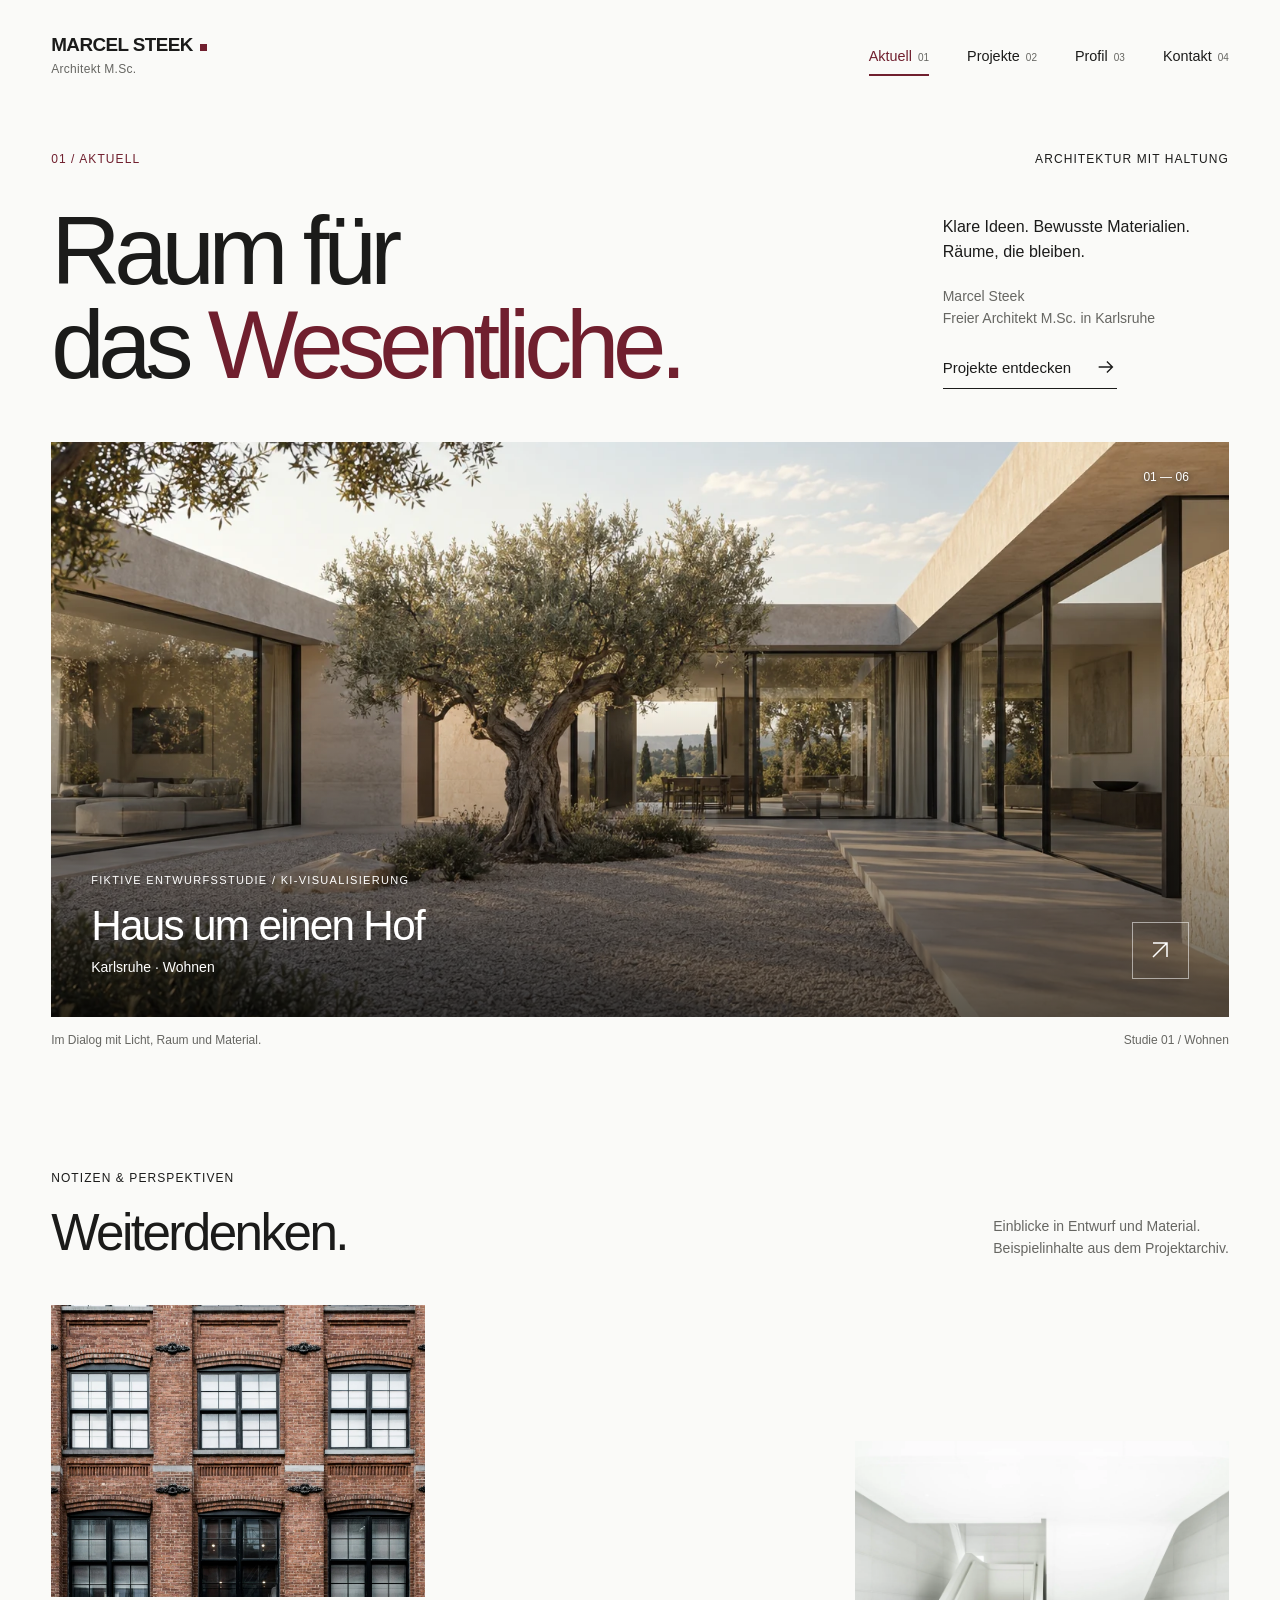
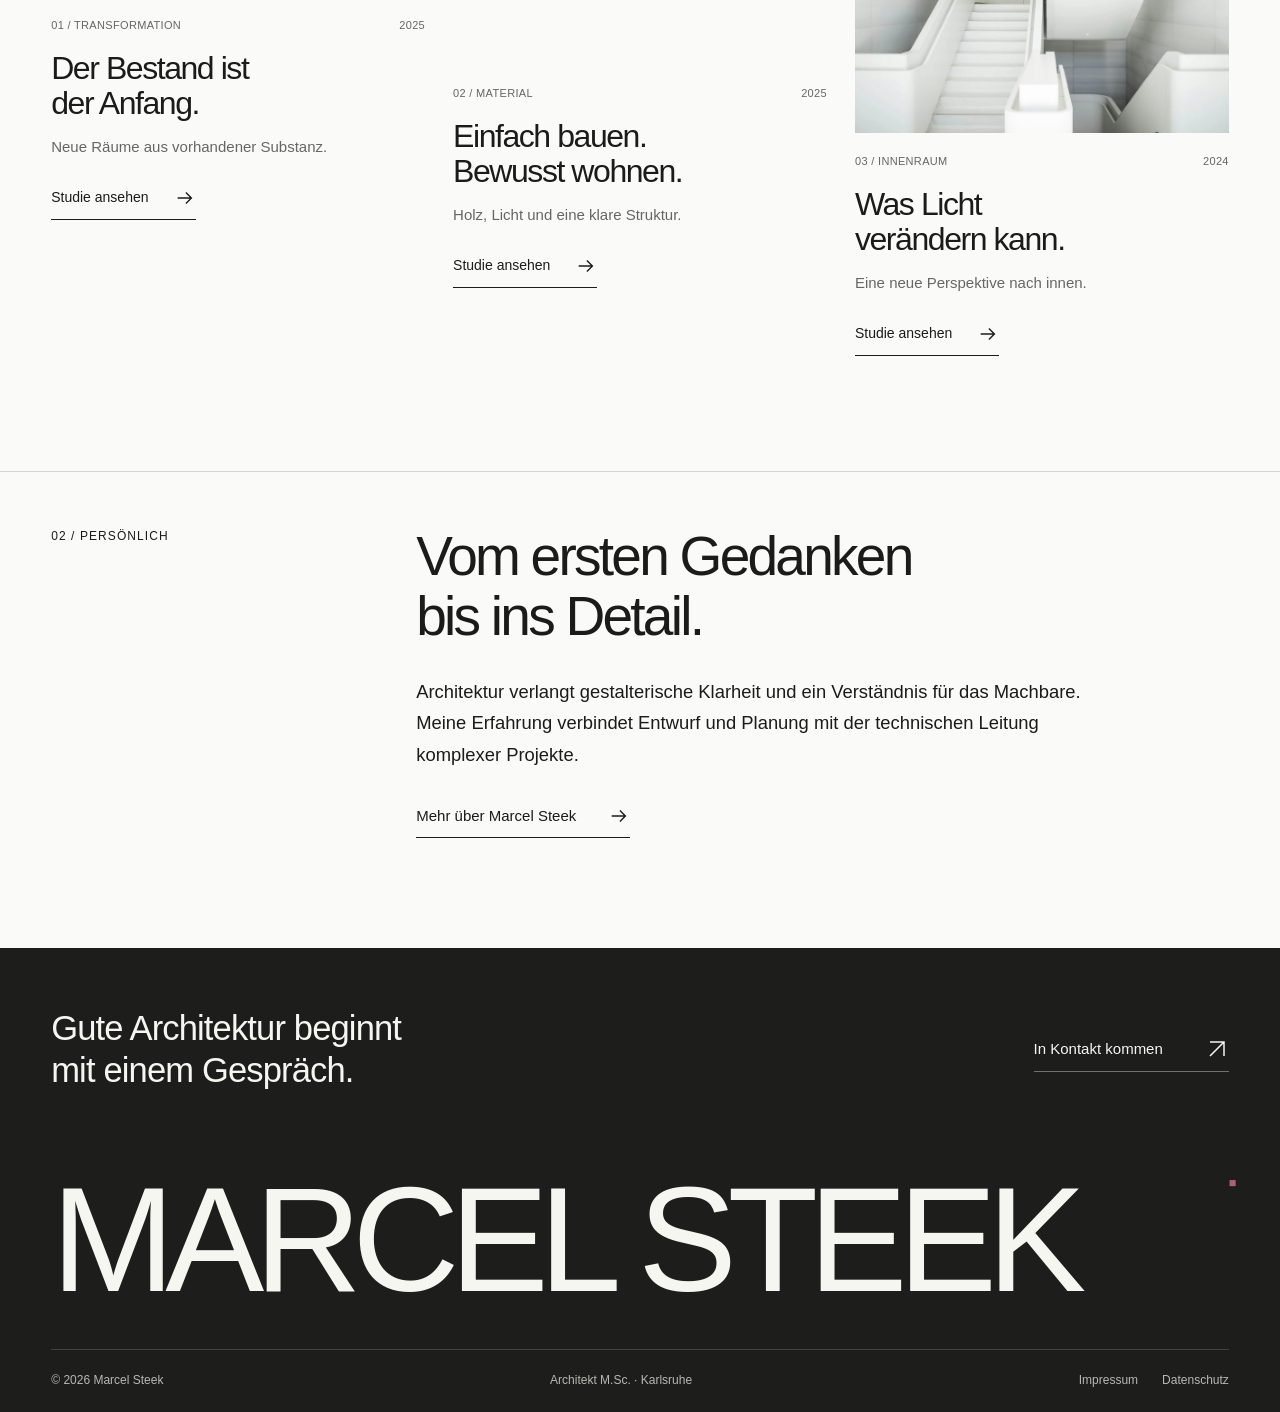
<file: index.html>
<!doctype html>
<html lang="de"><head><meta charset="utf-8"><meta name="viewport" content="width=device-width, initial-scale=1"><meta name="theme-color" content="#701f2e"><meta name="description" content="Marcel Steek – Freier Architekt M.Sc. in Karlsruhe. Architektur, Projekte und Perspektiven zwischen Entwurf und Umsetzung."><meta name="color-scheme" content="light"><title>Aktuell · Marcel Steek Architekt</title>
<link rel="icon" href="data:image/svg+xml,%3Csvg%20xmlns%3D%22http%3A%2F%2Fwww.w3.org%2F2000%2Fsvg%22%20width%3D%2264%22%20height%3D%2264%22%20viewBox%3D%220%200%2064%2064%22%3E%3Crect%20width%3D%2264%22%20height%3D%2264%22%20fill%3D%22%23701f2e%22%2F%3E%3Cpath%20d%3D%22M14%2048V16l18%2019%2018-19v32M14%2048h36%22%20fill%3D%22none%22%20stroke%3D%22%23fafaf8%22%20stroke-width%3D%223%22%20stroke-linejoin%3D%22miter%22%2F%3E%3C%2Fsvg%3E" type="image/svg+xml"><link rel="apple-touch-icon" href="assets/icons/apple-touch-icon.png"><link rel="manifest" href="manifest.webmanifest"><meta name="apple-mobile-web-app-capable" content="yes"><meta name="apple-mobile-web-app-status-bar-style" content="default"><link rel="stylesheet" href="assets/styles.css"><script src="site-config.js" defer></script><script src="assets/app.js" defer></script><noscript><style>@media(max-width:600px){.site-header{height:auto;display:block;padding-top:20px}.menu-toggle{display:none}.main-nav{display:flex;position:static;box-shadow:none;padding:20px 0;flex-direction:row;flex-wrap:wrap;gap:18px}.main-nav a{font-size:1rem;border:0;padding:5px 0}.nav-index{display:none}}</style></noscript></head>
<body class="home-page"><a class="skip-link" href="#inhalt">Zum Inhalt</a>
    <header class="site-header"><a class="brand" href="index.html" aria-label="Marcel Steek – Startseite"><span class="brand-name">MARCEL STEEK<span class="brand-square"></span></span><span class="brand-sub">Architekt M.Sc.</span></a>
    <button class="menu-toggle" aria-expanded="false" aria-controls="navigation"><span class="menu-label">Menü</span><span class="menu-lines" aria-hidden="true"></span></button>
    <nav id="navigation" class="main-nav" aria-label="Hauptnavigation"><a href="index.html" aria-current="page">Aktuell<span class="nav-index">01</span></a><a href="projekte.html" >Projekte<span class="nav-index">02</span></a><a href="profil.html" >Profil<span class="nav-index">03</span></a><a href="kontakt.html" >Kontakt<span class="nav-index">04</span></a></nav></header><main id="inhalt"><section class="home-intro page-padding"><div class="eyebrow"><span class="section-index">01 / AKTUELL</span><span>ARCHITEKTUR MIT HALTUNG</span></div><div class="intro-grid"><h1>Raum für<br>das <span class="accent">Wesentliche.</span></h1><div class="intro-copy"><p>Klare Ideen. Bewusste Materialien.<br>Räume, die bleiben.</p><p class="muted">Marcel Steek<br>Freier Architekt M.Sc. in Karlsruhe</p><a href="projekte.html" class="text-link">Projekte entdecken <svg viewBox="0 0 24 24" fill="none" aria-hidden="true"><path d="M4 12h15m-6-6 6 6-6 6" stroke="currentColor" stroke-width="1.5"/></svg></a></div></div></section>
<section class="hero-project page-padding" aria-label="Aktuelle Projektstudie"><a class="hero-image" href="projekte.html#hofhaus"><img class="" src="assets/images/hofhaus.webp" srcset="assets/images/hofhaus-small.webp 720w, assets/images/hofhaus.webp 1536w" sizes="(max-width: 700px) 100vw, 100vw" width="1536" height="1024" alt="KI-Visualisierung eines fiktiven Hofhauses mit Olivenbaum, hellen Natursteinflächen und raumhoher Verglasung" loading="eager" decoding="async" fetchpriority="high"><div class="hero-caption"><div><span class="image-eyebrow">FIKTIVE ENTWURFSSTUDIE / KI-VISUALISIERUNG</span><h2>Haus um einen Hof</h2><p>Karlsruhe · Wohnen</p></div><span class="image-open" aria-label="Projekt ansehen"><svg viewBox="0 0 24 24" fill="none" aria-hidden="true"><path d="M5 19 19 5M5 5h14v14" stroke="currentColor" stroke-width="1.5"/></svg></span></div><span class="hero-number" aria-hidden="true">01 — 06</span></a><div class="image-baseline"><span>Im Dialog mit Licht, Raum und Material.</span><span>Studie 01 / Wohnen</span></div></section>
<section class="journal page-padding"><div class="section-heading"><div><span class="eyebrow">NOTIZEN & PERSPEKTIVEN</span><h2>Weiterdenken.</h2></div><p class="muted">Einblicke in Entwurf und Material.<br>Beispielinhalte aus dem Projektarchiv.</p></div><div class="journal-grid">
<a class="journal-card" href="projekte.html#weiterbauen"><img class="" src="assets/images/weiterbauen.webp" srcset="assets/images/weiterbauen-small.webp 720w, assets/images/weiterbauen.webp 1350w" sizes="(max-width: 700px) 100vw, 65vw" width="1350" height="2400" alt="Ziegelfassade als Bildreferenz für das Weiterbauen im Bestand" loading="lazy" decoding="async" ><div class="journal-meta"><span>01 / TRANSFORMATION</span><span>2025</span></div><h3>Der Bestand ist<br>der Anfang.</h3><p>Neue Räume aus vorhandener Substanz.</p><span class="text-link">Studie ansehen <svg viewBox="0 0 24 24" fill="none" aria-hidden="true"><path d="M4 12h15m-6-6 6 6-6 6" stroke="currentColor" stroke-width="1.5"/></svg></span></a>
<a class="journal-card" href="projekte.html#holzhaus"><img class="" src="assets/images/holzhaus.webp" srcset="assets/images/holzhaus-small.webp 720w, assets/images/holzhaus.webp 1467w" sizes="(max-width: 700px) 100vw, 65vw" width="1467" height="2200" alt="Holzarchitektur als Bildreferenz für ein Haus am Waldrand" loading="lazy" decoding="async" ><div class="journal-meta"><span>02 / MATERIAL</span><span>2025</span></div><h3>Einfach bauen.<br>Bewusst wohnen.</h3><p>Holz, Licht und eine klare Struktur.</p><span class="text-link">Studie ansehen <svg viewBox="0 0 24 24" fill="none" aria-hidden="true"><path d="M4 12h15m-6-6 6 6-6 6" stroke="currentColor" stroke-width="1.5"/></svg></span></a>
<a class="journal-card" href="projekte.html#lichtraum"><img class="" src="assets/images/lichtraum.webp" srcset="assets/images/lichtraum-small.webp 720w, assets/images/lichtraum.webp 1920w" sizes="(max-width: 700px) 100vw, 65vw" width="1920" height="1292" alt="Lichtdurchfluteter Innenraum mit reduzierter Materialpalette" loading="lazy" decoding="async" ><div class="journal-meta"><span>03 / INNENRAUM</span><span>2024</span></div><h3>Was Licht<br>verändern kann.</h3><p>Eine neue Perspektive nach innen.</p><span class="text-link">Studie ansehen <svg viewBox="0 0 24 24" fill="none" aria-hidden="true"><path d="M4 12h15m-6-6 6 6-6 6" stroke="currentColor" stroke-width="1.5"/></svg></span></a></div></section>
<section class="profile-teaser page-padding"><span class="eyebrow">02 / PERSÖNLICH</span><div><h2>Vom ersten Gedanken<br>bis ins Detail.</h2><p>Architektur verlangt gestalterische Klarheit und ein Verständnis für das Machbare. Meine Erfahrung verbindet Entwurf und Planung mit der technischen Leitung komplexer Projekte.</p><a href="profil.html" class="text-link">Mehr über Marcel Steek <svg viewBox="0 0 24 24" fill="none" aria-hidden="true"><path d="M4 12h15m-6-6 6 6-6 6" stroke="currentColor" stroke-width="1.5"/></svg></a></div></section></main><footer class="site-footer"><div class="footer-top"><p>Gute Architektur beginnt<br>mit einem Gespräch.</p><a href="kontakt.html" class="footer-contact">In Kontakt kommen <svg viewBox="0 0 24 24" fill="none" aria-hidden="true"><path d="M5 19 19 5M5 5h14v14" stroke="currentColor" stroke-width="1.5"/></svg></a></div><div class="footer-wordmark" aria-hidden="true">MARCEL STEEK<span class="footer-mark">■</span></div><div class="footer-bottom"><span>© <span data-year>2026</span> Marcel Steek</span><span>Architekt M.Sc. · Karlsruhe</span><div><a href="rechtliches.html#impressum">Impressum</a><a href="rechtliches.html#datenschutz">Datenschutz</a><button class="install-button" hidden>App installieren</button></div></div></footer><div class="connection-status" role="status" hidden>Offline · Gespeicherte Seiten sind verfügbar.</div></body></html>
</file>
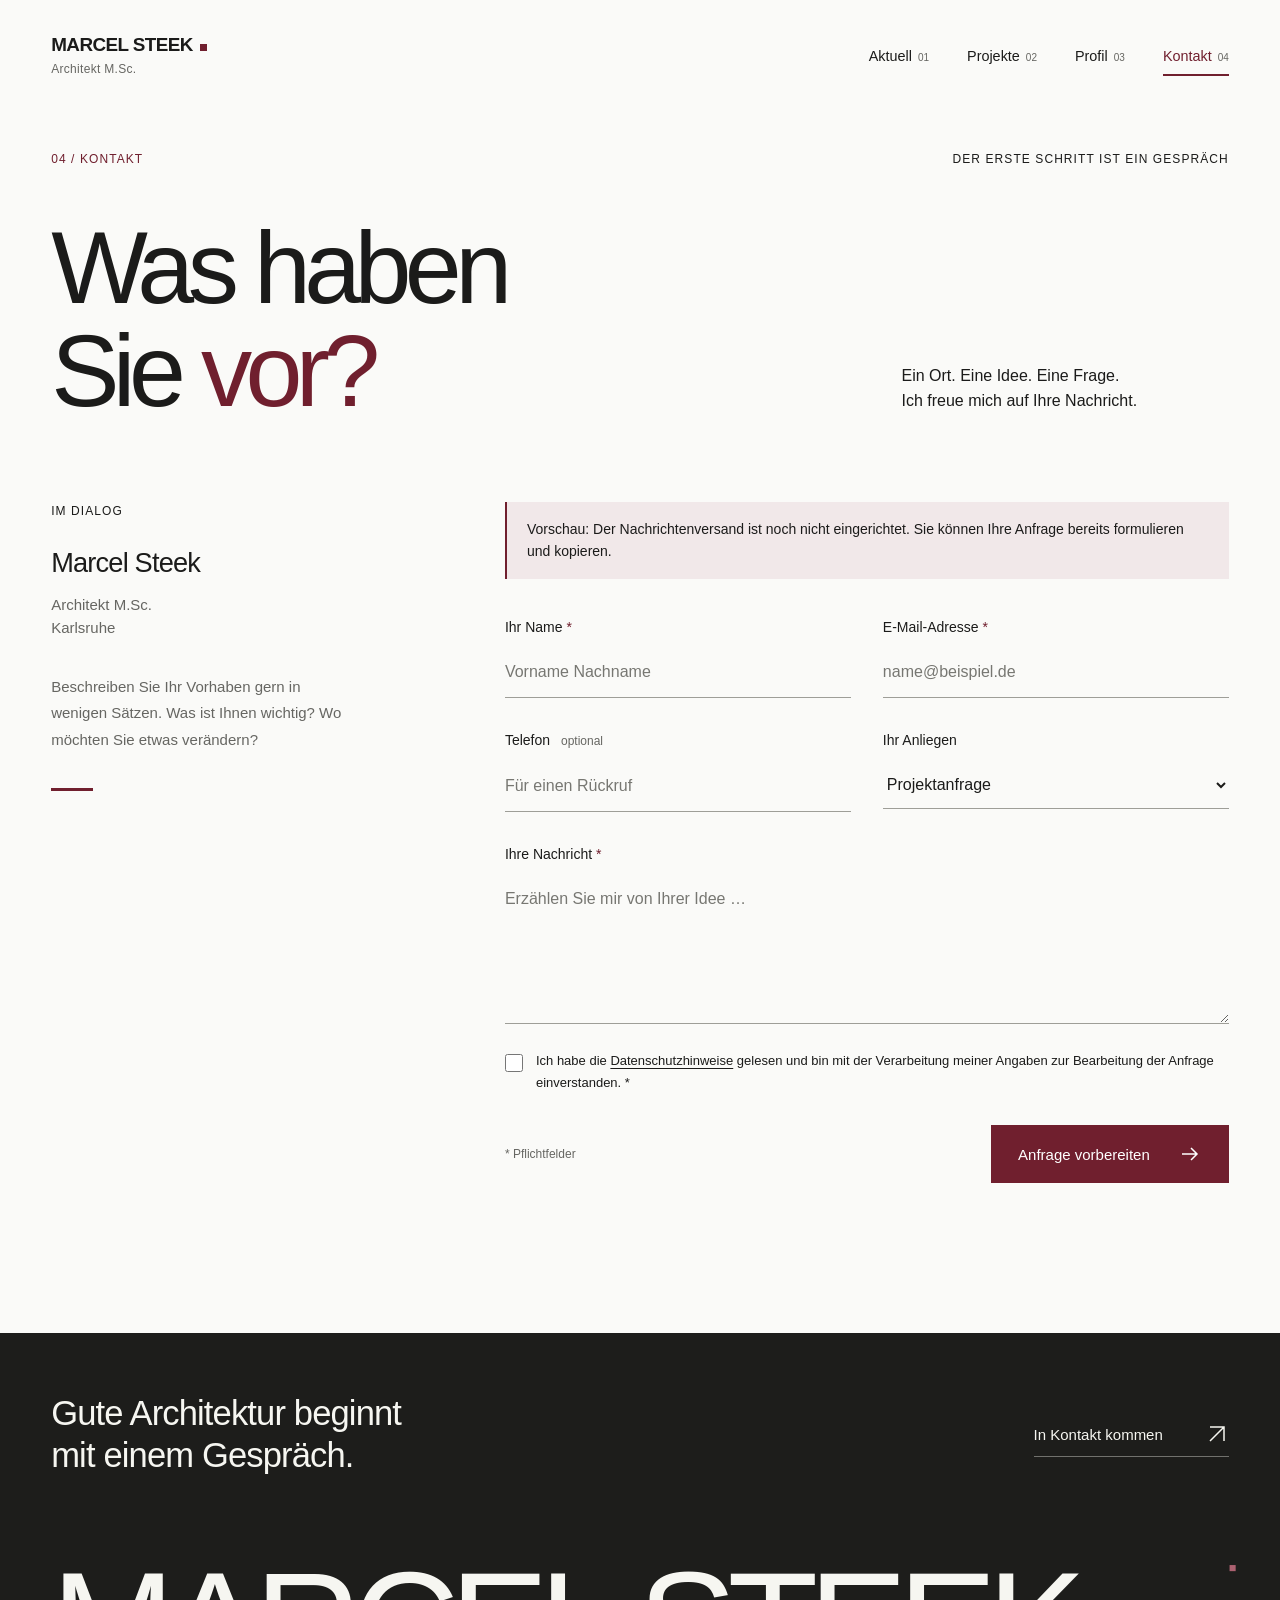
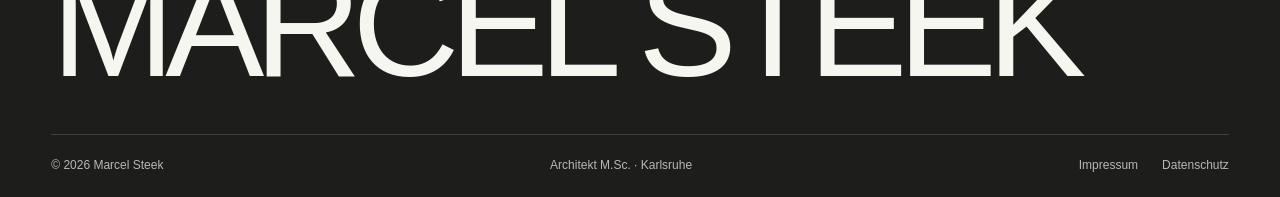
<file: kontakt.html>
<!doctype html>
<html lang="de"><head><meta charset="utf-8"><meta name="viewport" content="width=device-width, initial-scale=1"><meta name="theme-color" content="#701f2e"><meta name="description" content="Kontakt zu Marcel Steek, Freier Architekt M.Sc. in Karlsruhe. Beschreiben Sie Ihr Bauvorhaben oder Ihre Frage über das Kontaktformular."><meta name="color-scheme" content="light"><title>Kontakt · Marcel Steek Architekt</title>
<link rel="icon" href="data:image/svg+xml,%3Csvg%20xmlns%3D%22http%3A%2F%2Fwww.w3.org%2F2000%2Fsvg%22%20width%3D%2264%22%20height%3D%2264%22%20viewBox%3D%220%200%2064%2064%22%3E%3Crect%20width%3D%2264%22%20height%3D%2264%22%20fill%3D%22%23701f2e%22%2F%3E%3Cpath%20d%3D%22M14%2048V16l18%2019%2018-19v32M14%2048h36%22%20fill%3D%22none%22%20stroke%3D%22%23fafaf8%22%20stroke-width%3D%223%22%20stroke-linejoin%3D%22miter%22%2F%3E%3C%2Fsvg%3E" type="image/svg+xml"><link rel="apple-touch-icon" href="assets/icons/apple-touch-icon.png"><link rel="manifest" href="manifest.webmanifest"><meta name="apple-mobile-web-app-capable" content="yes"><meta name="apple-mobile-web-app-status-bar-style" content="default"><link rel="stylesheet" href="assets/styles.css"><script src="site-config.js" defer></script><script src="assets/app.js" defer></script><noscript><style>@media(max-width:600px){.site-header{height:auto;display:block;padding-top:20px}.menu-toggle{display:none}.main-nav{display:flex;position:static;box-shadow:none;padding:20px 0;flex-direction:row;flex-wrap:wrap;gap:18px}.main-nav a{font-size:1rem;border:0;padding:5px 0}.nav-index{display:none}}</style></noscript></head>
<body class="contact-page"><a class="skip-link" href="#inhalt">Zum Inhalt</a>
    <header class="site-header"><a class="brand" href="index.html" aria-label="Marcel Steek – Startseite"><span class="brand-name">MARCEL STEEK<span class="brand-square"></span></span><span class="brand-sub">Architekt M.Sc.</span></a>
    <button class="menu-toggle" aria-expanded="false" aria-controls="navigation"><span class="menu-label">Menü</span><span class="menu-lines" aria-hidden="true"></span></button>
    <nav id="navigation" class="main-nav" aria-label="Hauptnavigation"><a href="index.html" >Aktuell<span class="nav-index">01</span></a><a href="projekte.html" >Projekte<span class="nav-index">02</span></a><a href="profil.html" >Profil<span class="nav-index">03</span></a><a href="kontakt.html" aria-current="page">Kontakt<span class="nav-index">04</span></a></nav></header><main id="inhalt"><section class="page-heading page-padding"><div class="eyebrow"><span class="section-index">04 / KONTAKT</span><span>DER ERSTE SCHRITT IST EIN GESPRÄCH</span></div><div class="heading-grid"><h1>Was haben<br>Sie <span class="accent">vor?</span></h1><p>Ein Ort. Eine Idee. Eine Frage.<br>Ich freue mich auf Ihre Nachricht.</p></div></section><section class="contact-section page-padding"><aside class="contact-aside"><span class="eyebrow">IM DIALOG</span><h2>Marcel Steek</h2><p>Architekt M.Sc.<br>Karlsruhe</p><a class="contact-email" data-contact-email hidden></a><p class="contact-aside-note">Beschreiben Sie Ihr Vorhaben gern in wenigen Sätzen. Was ist Ihnen wichtig? Wo möchten Sie etwas verändern?</p><span class="contact-line" aria-hidden="true"></span></aside><div class="form-area"><p class="form-notice" id="form-mode-notice" role="status">Vorschau: Der Nachrichtenversand ist noch nicht eingerichtet. Sie können Ihre Anfrage bereits formulieren und kopieren.</p><form id="contact-form"><div class="form-grid"><div class="field"><label for="name">Ihr Name <span>*</span></label><input id="name" name="name" type="text" autocomplete="name" maxlength="120" required placeholder="Vorname Nachname"></div><div class="field"><label for="email">E-Mail-Adresse <span>*</span></label><input id="email" name="email" type="email" autocomplete="email" maxlength="254" required placeholder="name@beispiel.de"></div><div class="field"><label for="phone">Telefon <span class="optional">optional</span></label><input id="phone" name="phone" type="tel" autocomplete="tel" maxlength="60" placeholder="Für einen Rückruf"></div><div class="field"><label for="topic">Ihr Anliegen</label><select id="topic" name="topic"><option value="Projektanfrage">Projektanfrage</option><option value="Umbau und Bestand">Umbau und Bestand</option><option value="Neubau">Neubau</option><option value="Zusammenarbeit">Zusammenarbeit</option><option value="Allgemeine Anfrage">Allgemeine Anfrage</option></select></div><div class="field full-width"><label for="message">Ihre Nachricht <span>*</span></label><textarea id="message" name="message" rows="5" maxlength="5000" required placeholder="Erzählen Sie mir von Ihrer Idee …"></textarea></div></div><div class="honey" aria-hidden="true"><label for="company-site">Bitte leer lassen</label><input id="company-site" name="_gotcha" tabindex="-1" autocomplete="off"></div><label class="consent"><input type="checkbox" id="consent" name="consent" required><span>Ich habe die <a href="rechtliches.html#datenschutz">Datenschutzhinweise</a> gelesen und bin mit der Verarbeitung meiner Angaben zur Bearbeitung der Anfrage einverstanden. <span>*</span></span></label><div class="form-bottom"><span class="form-required">* Pflichtfelder</span><button class="button-primary" id="contact-submit" type="submit"><span id="submit-label">Anfrage vorbereiten</span><svg viewBox="0 0 24 24" fill="none" aria-hidden="true"><path d="M4 12h15m-6-6 6 6-6 6" stroke="currentColor" stroke-width="1.5"/></svg></button></div><p id="form-feedback" class="form-feedback" role="status" aria-live="polite"></p><div id="draft-result" class="draft-result" hidden><h3>Ihre Anfrage ist vorbereitet.</h3><p id="draft-help">In dieser Vorschau wird keine Nachricht versendet. Sie können den Text kopieren.</p><label class="sr-only" for="draft-text">Vorbereitete Anfrage</label><textarea id="draft-text" readonly rows="8"></textarea><button type="button" class="button-secondary" id="copy-request">Anfrage kopieren</button><a class="button-primary" id="email-request" hidden>E-Mail öffnen <svg viewBox="0 0 24 24" fill="none" aria-hidden="true"><path d="M4 12h15m-6-6 6 6-6 6" stroke="currentColor" stroke-width="1.5"/></svg></a></div></form></div></section></main><footer class="site-footer"><div class="footer-top"><p>Gute Architektur beginnt<br>mit einem Gespräch.</p><a href="kontakt.html" class="footer-contact">In Kontakt kommen <svg viewBox="0 0 24 24" fill="none" aria-hidden="true"><path d="M5 19 19 5M5 5h14v14" stroke="currentColor" stroke-width="1.5"/></svg></a></div><div class="footer-wordmark" aria-hidden="true">MARCEL STEEK<span class="footer-mark">■</span></div><div class="footer-bottom"><span>© <span data-year>2026</span> Marcel Steek</span><span>Architekt M.Sc. · Karlsruhe</span><div><a href="rechtliches.html#impressum">Impressum</a><a href="rechtliches.html#datenschutz">Datenschutz</a><button class="install-button" hidden>App installieren</button></div></div></footer><div class="connection-status" role="status" hidden>Offline · Gespeicherte Seiten sind verfügbar.</div></body></html>
</file>
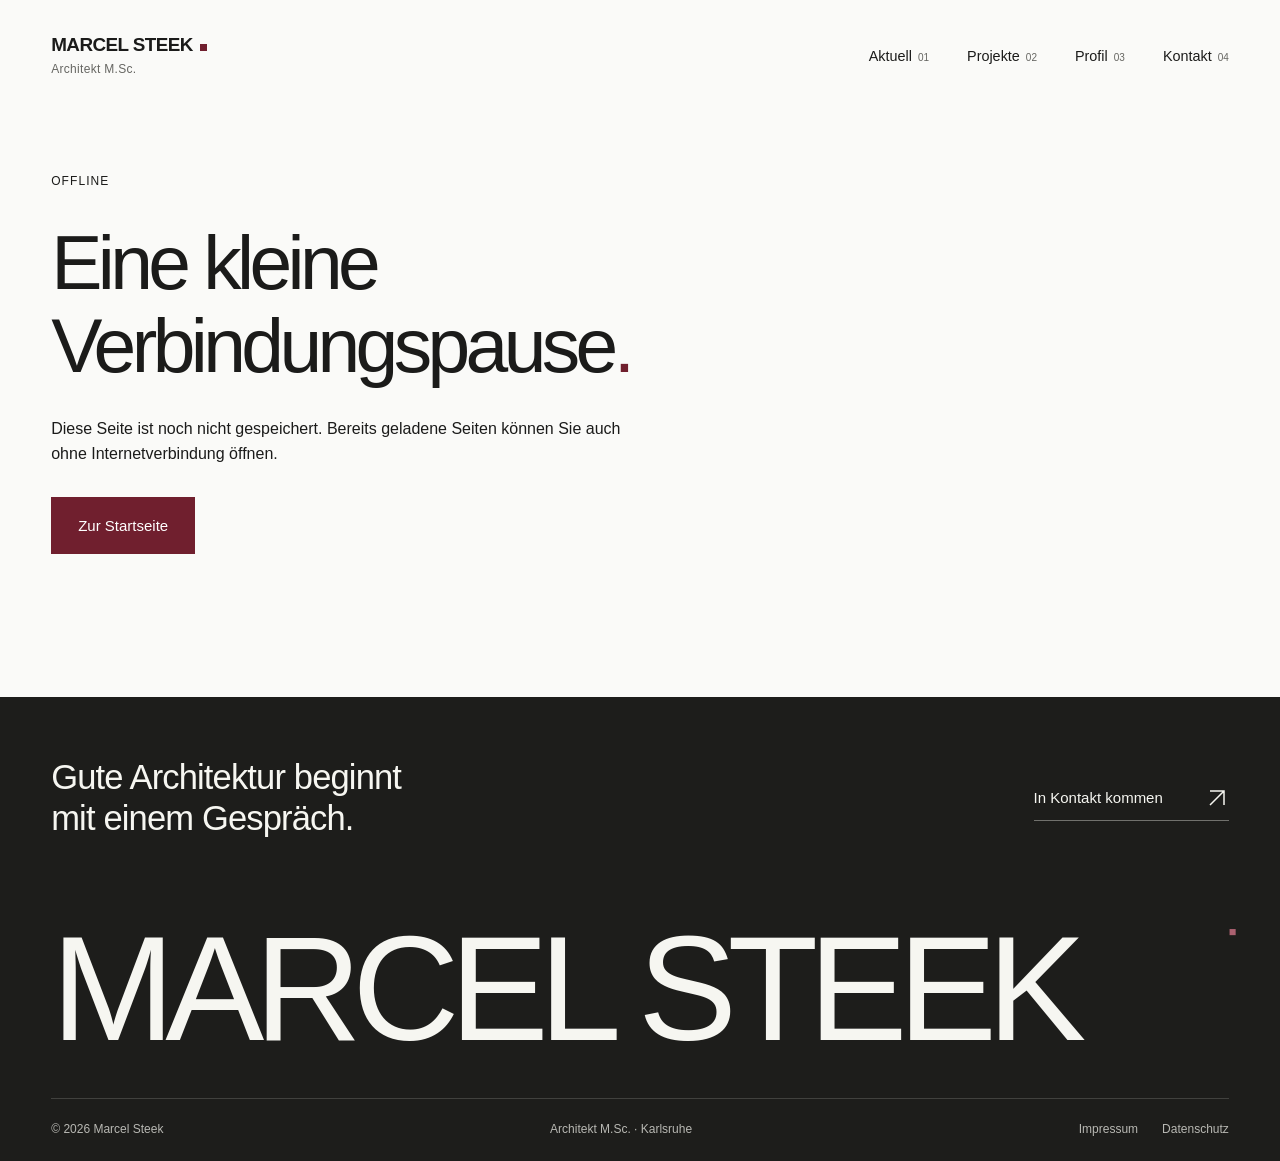
<file: offline.html>
<!doctype html>
<html lang="de"><head><meta charset="utf-8"><meta name="viewport" content="width=device-width, initial-scale=1"><meta name="theme-color" content="#701f2e"><meta name="description" content="Die Verbindung ist unterbrochen. Bereits gespeicherte Seiten stehen offline zur Verfügung."><meta name="color-scheme" content="light"><title>Offline · Marcel Steek Architekt</title>
<link rel="icon" href="data:image/svg+xml,%3Csvg%20xmlns%3D%22http%3A%2F%2Fwww.w3.org%2F2000%2Fsvg%22%20width%3D%2264%22%20height%3D%2264%22%20viewBox%3D%220%200%2064%2064%22%3E%3Crect%20width%3D%2264%22%20height%3D%2264%22%20fill%3D%22%23701f2e%22%2F%3E%3Cpath%20d%3D%22M14%2048V16l18%2019%2018-19v32M14%2048h36%22%20fill%3D%22none%22%20stroke%3D%22%23fafaf8%22%20stroke-width%3D%223%22%20stroke-linejoin%3D%22miter%22%2F%3E%3C%2Fsvg%3E" type="image/svg+xml"><link rel="apple-touch-icon" href="assets/icons/apple-touch-icon.png"><link rel="manifest" href="manifest.webmanifest"><meta name="apple-mobile-web-app-capable" content="yes"><meta name="apple-mobile-web-app-status-bar-style" content="default"><link rel="stylesheet" href="assets/styles.css"><script src="site-config.js" defer></script><script src="assets/app.js" defer></script><noscript><style>@media(max-width:600px){.site-header{height:auto;display:block;padding-top:20px}.menu-toggle{display:none}.main-nav{display:flex;position:static;box-shadow:none;padding:20px 0;flex-direction:row;flex-wrap:wrap;gap:18px}.main-nav a{font-size:1rem;border:0;padding:5px 0}.nav-index{display:none}}</style></noscript></head>
<body class=""><a class="skip-link" href="#inhalt">Zum Inhalt</a>
    <header class="site-header"><a class="brand" href="index.html" aria-label="Marcel Steek – Startseite"><span class="brand-name">MARCEL STEEK<span class="brand-square"></span></span><span class="brand-sub">Architekt M.Sc.</span></a>
    <button class="menu-toggle" aria-expanded="false" aria-controls="navigation"><span class="menu-label">Menü</span><span class="menu-lines" aria-hidden="true"></span></button>
    <nav id="navigation" class="main-nav" aria-label="Hauptnavigation"><a href="index.html" >Aktuell<span class="nav-index">01</span></a><a href="projekte.html" >Projekte<span class="nav-index">02</span></a><a href="profil.html" >Profil<span class="nav-index">03</span></a><a href="kontakt.html" >Kontakt<span class="nav-index">04</span></a></nav></header><main id="inhalt"><section class="offline-page page-padding"><span class="eyebrow">OFFLINE</span><h1>Eine kleine<br>Verbindungspause<span class="accent">.</span></h1><p>Diese Seite ist noch nicht gespeichert. Bereits geladene Seiten können Sie auch ohne Internetverbindung öffnen.</p><a class="button-primary" href="index.html">Zur Startseite</a></section></main><footer class="site-footer"><div class="footer-top"><p>Gute Architektur beginnt<br>mit einem Gespräch.</p><a href="kontakt.html" class="footer-contact">In Kontakt kommen <svg viewBox="0 0 24 24" fill="none" aria-hidden="true"><path d="M5 19 19 5M5 5h14v14" stroke="currentColor" stroke-width="1.5"/></svg></a></div><div class="footer-wordmark" aria-hidden="true">MARCEL STEEK<span class="footer-mark">■</span></div><div class="footer-bottom"><span>© <span data-year>2026</span> Marcel Steek</span><span>Architekt M.Sc. · Karlsruhe</span><div><a href="rechtliches.html#impressum">Impressum</a><a href="rechtliches.html#datenschutz">Datenschutz</a><button class="install-button" hidden>App installieren</button></div></div></footer><div class="connection-status" role="status" hidden>Offline · Gespeicherte Seiten sind verfügbar.</div></body></html>
</file>
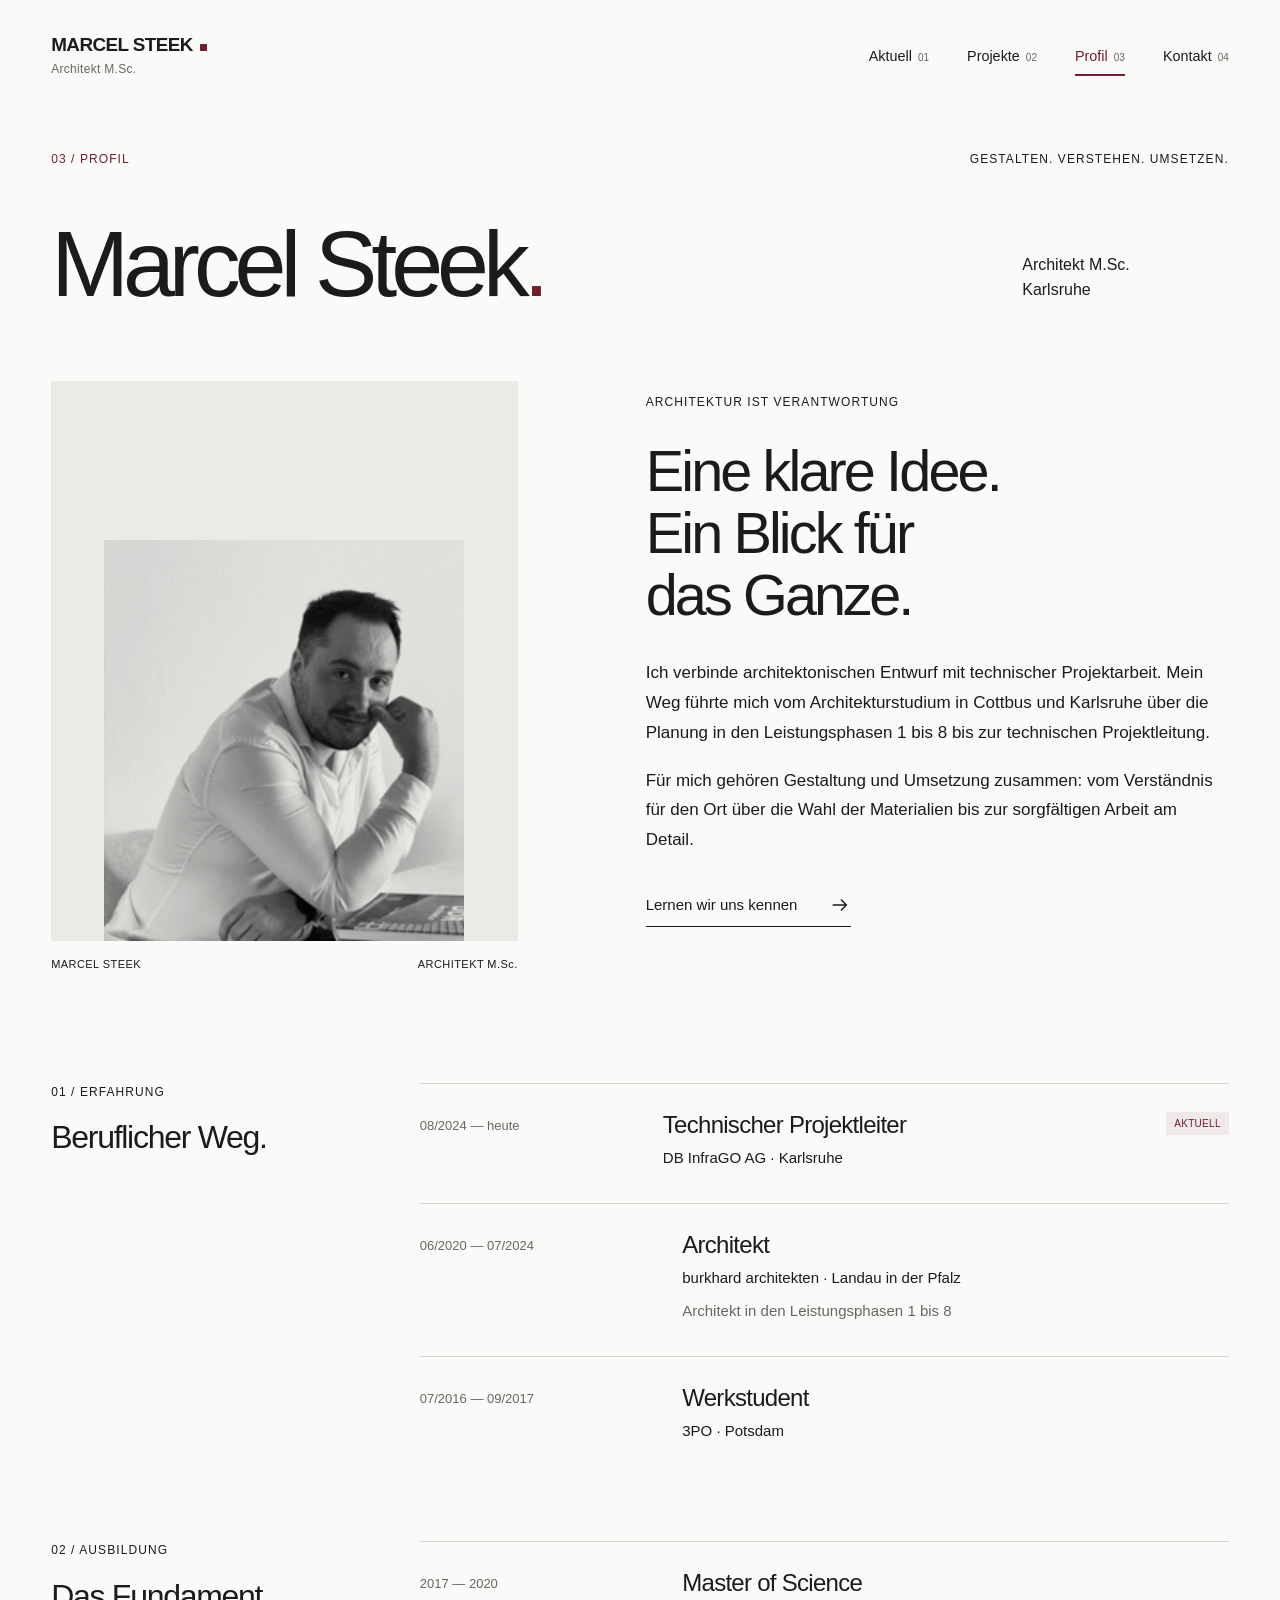
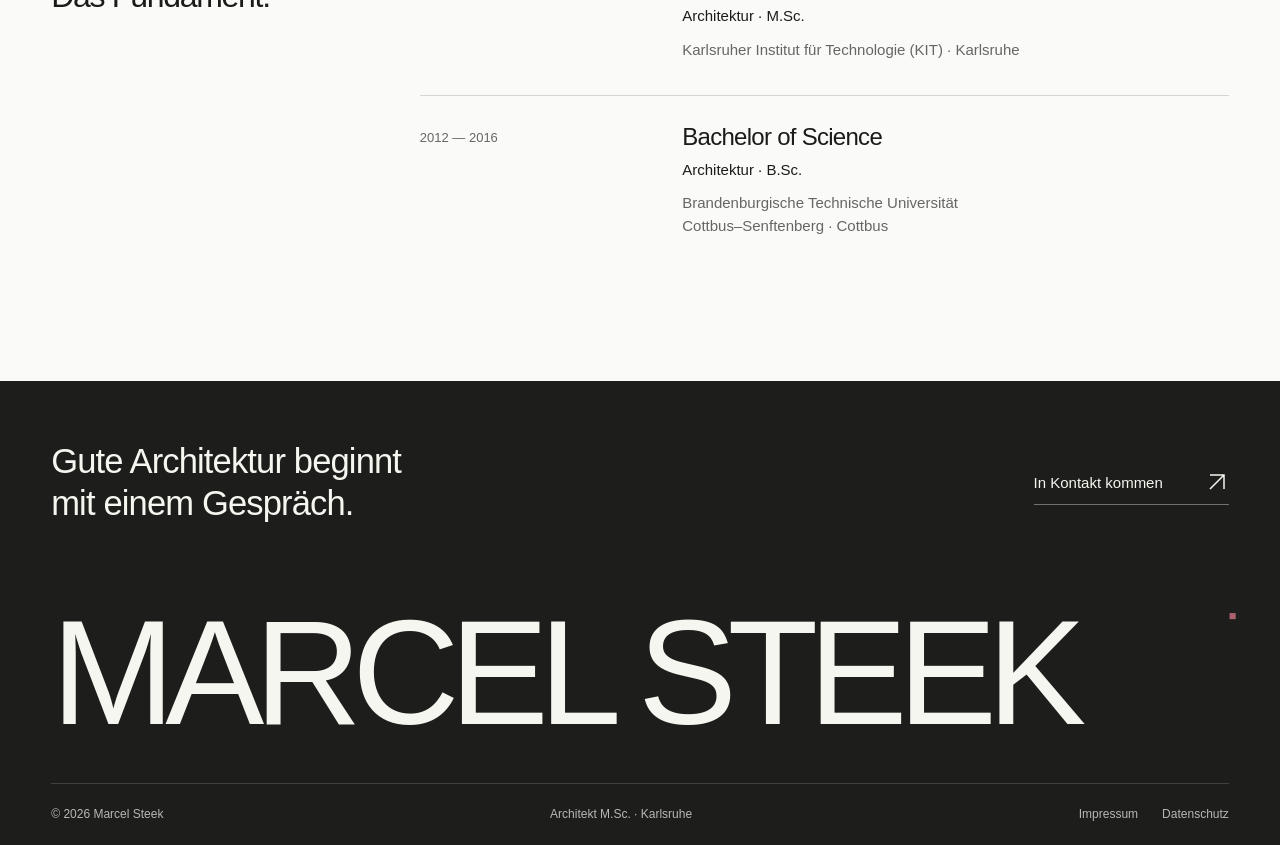
<file: profil.html>
<!doctype html>
<html lang="de"><head><meta charset="utf-8"><meta name="viewport" content="width=device-width, initial-scale=1"><meta name="theme-color" content="#701f2e"><meta name="description" content="Marcel Steek, Architekt M.Sc.: Berufserfahrung bei DB InfraGO und burkhard architekten, Architekturstudium am KIT und an der BTU Cottbus–Senftenberg."><meta name="color-scheme" content="light"><title>Profil · Marcel Steek Architekt</title>
<link rel="icon" href="data:image/svg+xml,%3Csvg%20xmlns%3D%22http%3A%2F%2Fwww.w3.org%2F2000%2Fsvg%22%20width%3D%2264%22%20height%3D%2264%22%20viewBox%3D%220%200%2064%2064%22%3E%3Crect%20width%3D%2264%22%20height%3D%2264%22%20fill%3D%22%23701f2e%22%2F%3E%3Cpath%20d%3D%22M14%2048V16l18%2019%2018-19v32M14%2048h36%22%20fill%3D%22none%22%20stroke%3D%22%23fafaf8%22%20stroke-width%3D%223%22%20stroke-linejoin%3D%22miter%22%2F%3E%3C%2Fsvg%3E" type="image/svg+xml"><link rel="apple-touch-icon" href="assets/icons/apple-touch-icon.png"><link rel="manifest" href="manifest.webmanifest"><meta name="apple-mobile-web-app-capable" content="yes"><meta name="apple-mobile-web-app-status-bar-style" content="default"><link rel="stylesheet" href="assets/styles.css"><script src="site-config.js" defer></script><script src="assets/app.js" defer></script><noscript><style>@media(max-width:600px){.site-header{height:auto;display:block;padding-top:20px}.menu-toggle{display:none}.main-nav{display:flex;position:static;box-shadow:none;padding:20px 0;flex-direction:row;flex-wrap:wrap;gap:18px}.main-nav a{font-size:1rem;border:0;padding:5px 0}.nav-index{display:none}}</style></noscript></head>
<body class="profile-page"><a class="skip-link" href="#inhalt">Zum Inhalt</a>
    <header class="site-header"><a class="brand" href="index.html" aria-label="Marcel Steek – Startseite"><span class="brand-name">MARCEL STEEK<span class="brand-square"></span></span><span class="brand-sub">Architekt M.Sc.</span></a>
    <button class="menu-toggle" aria-expanded="false" aria-controls="navigation"><span class="menu-label">Menü</span><span class="menu-lines" aria-hidden="true"></span></button>
    <nav id="navigation" class="main-nav" aria-label="Hauptnavigation"><a href="index.html" >Aktuell<span class="nav-index">01</span></a><a href="projekte.html" >Projekte<span class="nav-index">02</span></a><a href="profil.html" aria-current="page">Profil<span class="nav-index">03</span></a><a href="kontakt.html" >Kontakt<span class="nav-index">04</span></a></nav></header><main id="inhalt"><section class="page-heading page-padding"><div class="eyebrow"><span class="section-index">03 / PROFIL</span><span>GESTALTEN. VERSTEHEN. UMSETZEN.</span></div><div class="heading-grid"><h1>Marcel Steek<span class="accent">.</span></h1><p>Architekt M.Sc.<br>Karlsruhe</p></div></section><section class="profile-intro page-padding"><figure class="portrait"><div class="portrait-mat"><img src="assets/images/marcel-steek.png" width="247" height="275" alt="Marcel Steek, Architekt, an einem Tisch sitzend" decoding="async"></div><figcaption><span>MARCEL STEEK</span><span>ARCHITEKT M.Sc.</span></figcaption></figure><div class="profile-statement"><span class="eyebrow">ARCHITEKTUR IST VERANTWORTUNG</span><h2>Eine klare Idee.<br>Ein Blick für<br>das Ganze.</h2><p>Ich verbinde architektonischen Entwurf mit technischer Projektarbeit. Mein Weg führte mich vom Architekturstudium in Cottbus und Karlsruhe über die Planung in den Leistungsphasen 1 bis 8 bis zur technischen Projektleitung.</p><p>Für mich gehören Gestaltung und Umsetzung zusammen: vom Verständnis für den Ort über die Wahl der Materialien bis zur sorgfältigen Arbeit am Detail.</p><a class="text-link" href="kontakt.html">Lernen wir uns kennen <svg viewBox="0 0 24 24" fill="none" aria-hidden="true"><path d="M4 12h15m-6-6 6 6-6 6" stroke="currentColor" stroke-width="1.5"/></svg></a></div></section>
<section class="career page-padding"><div class="career-heading"><span class="eyebrow">01 / ERFAHRUNG</span><h2>Beruflicher Weg.</h2></div><div class="timeline"><article class="timeline-row"><span class="timeline-date">08/2024 — heute</span><div><h3>Technischer Projektleiter</h3><p>DB InfraGO AG · Karlsruhe</p></div><span class="timeline-current">Aktuell</span></article><article class="timeline-row"><span class="timeline-date">06/2020 — 07/2024</span><div><h3>Architekt</h3><p>burkhard architekten · Landau in der Pfalz</p><p class="timeline-detail">Architekt in den Leistungsphasen 1 bis 8</p></div></article><article class="timeline-row"><span class="timeline-date">07/2016 — 09/2017</span><div><h3>Werkstudent</h3><p>3PO · Potsdam</p></div></article></div></section>
<section class="career education page-padding"><div class="career-heading"><span class="eyebrow">02 / AUSBILDUNG</span><h2>Das Fundament.</h2></div><div class="timeline"><article class="timeline-row"><span class="timeline-date">2017 — 2020</span><div><h3>Master of Science</h3><p>Architektur · M.Sc.</p><p class="timeline-detail">Karlsruher Institut für Technologie (KIT) · Karlsruhe</p></div></article><article class="timeline-row"><span class="timeline-date">2012 — 2016</span><div><h3>Bachelor of Science</h3><p>Architektur · B.Sc.</p><p class="timeline-detail">Brandenburgische Technische Universität<br>Cottbus–Senftenberg · Cottbus</p></div></article></div></section></main><footer class="site-footer"><div class="footer-top"><p>Gute Architektur beginnt<br>mit einem Gespräch.</p><a href="kontakt.html" class="footer-contact">In Kontakt kommen <svg viewBox="0 0 24 24" fill="none" aria-hidden="true"><path d="M5 19 19 5M5 5h14v14" stroke="currentColor" stroke-width="1.5"/></svg></a></div><div class="footer-wordmark" aria-hidden="true">MARCEL STEEK<span class="footer-mark">■</span></div><div class="footer-bottom"><span>© <span data-year>2026</span> Marcel Steek</span><span>Architekt M.Sc. · Karlsruhe</span><div><a href="rechtliches.html#impressum">Impressum</a><a href="rechtliches.html#datenschutz">Datenschutz</a><button class="install-button" hidden>App installieren</button></div></div></footer><div class="connection-status" role="status" hidden>Offline · Gespeicherte Seiten sind verfügbar.</div></body></html>
</file>
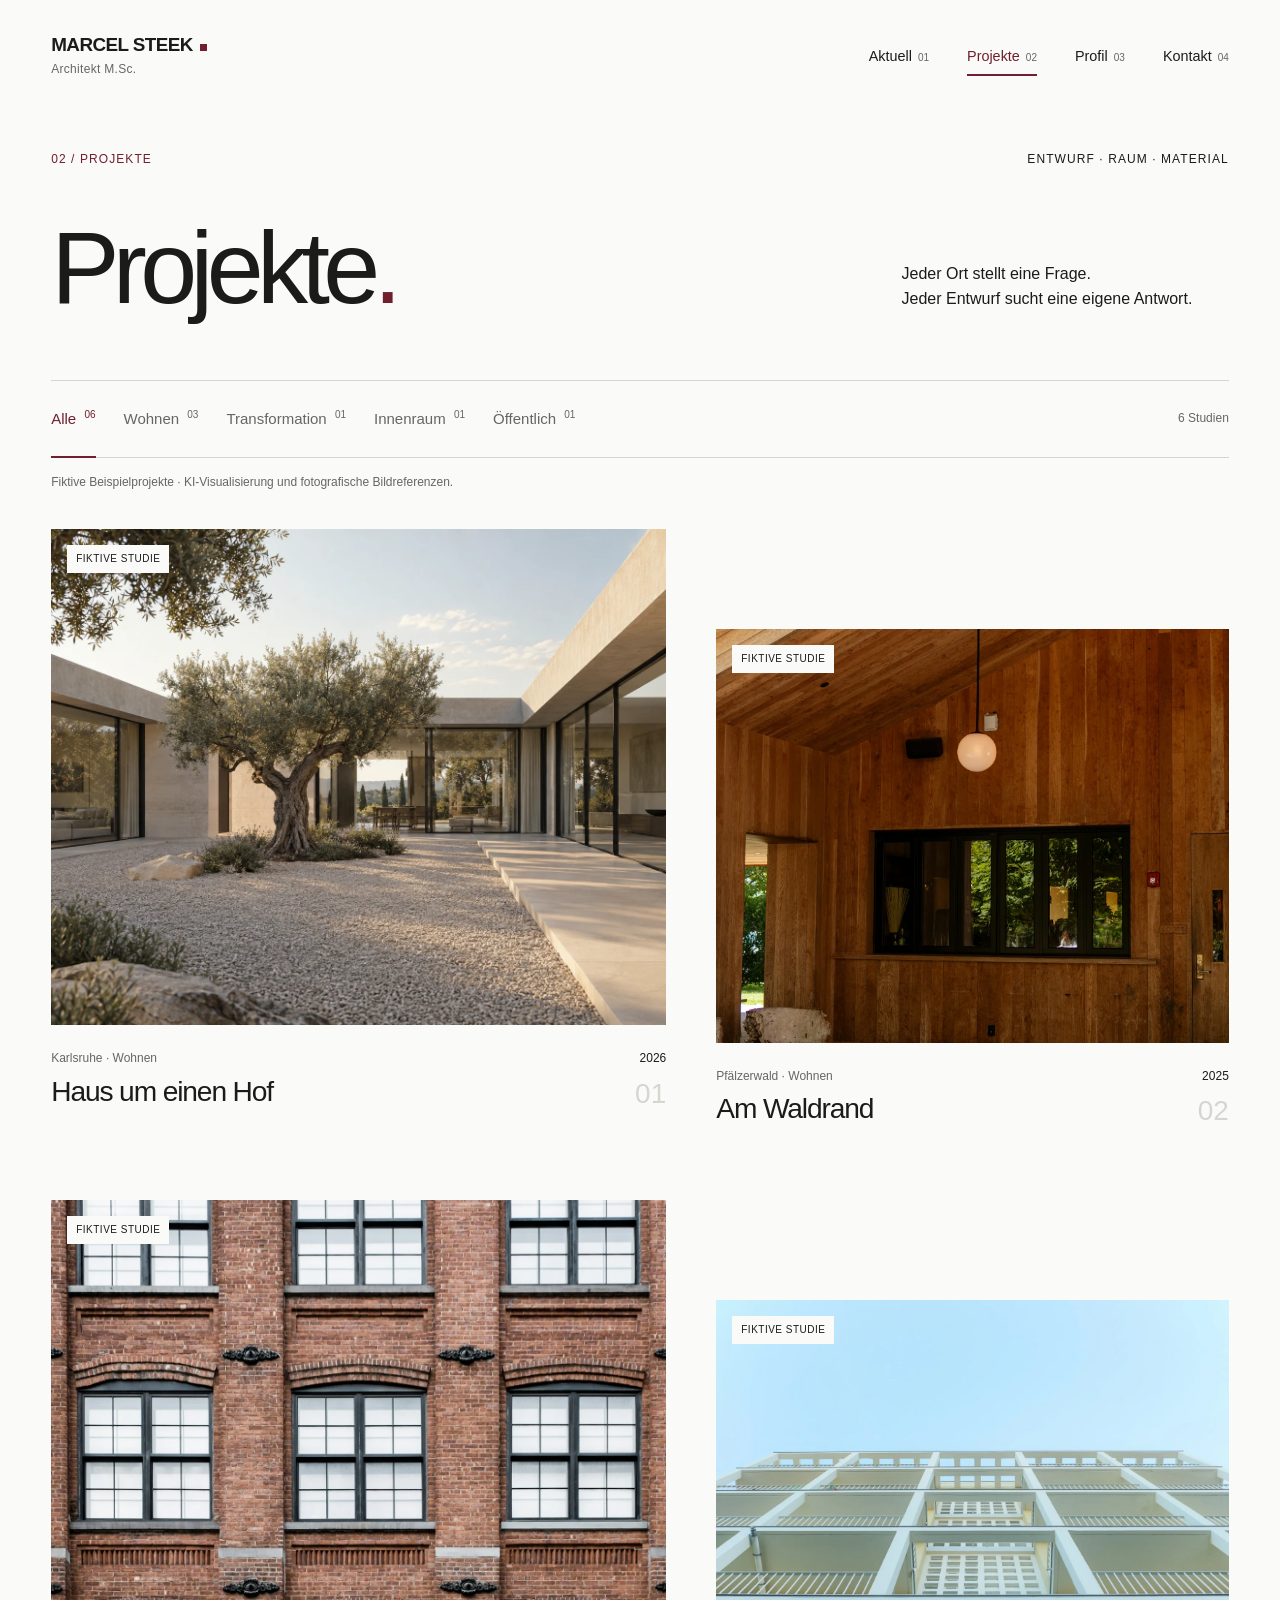
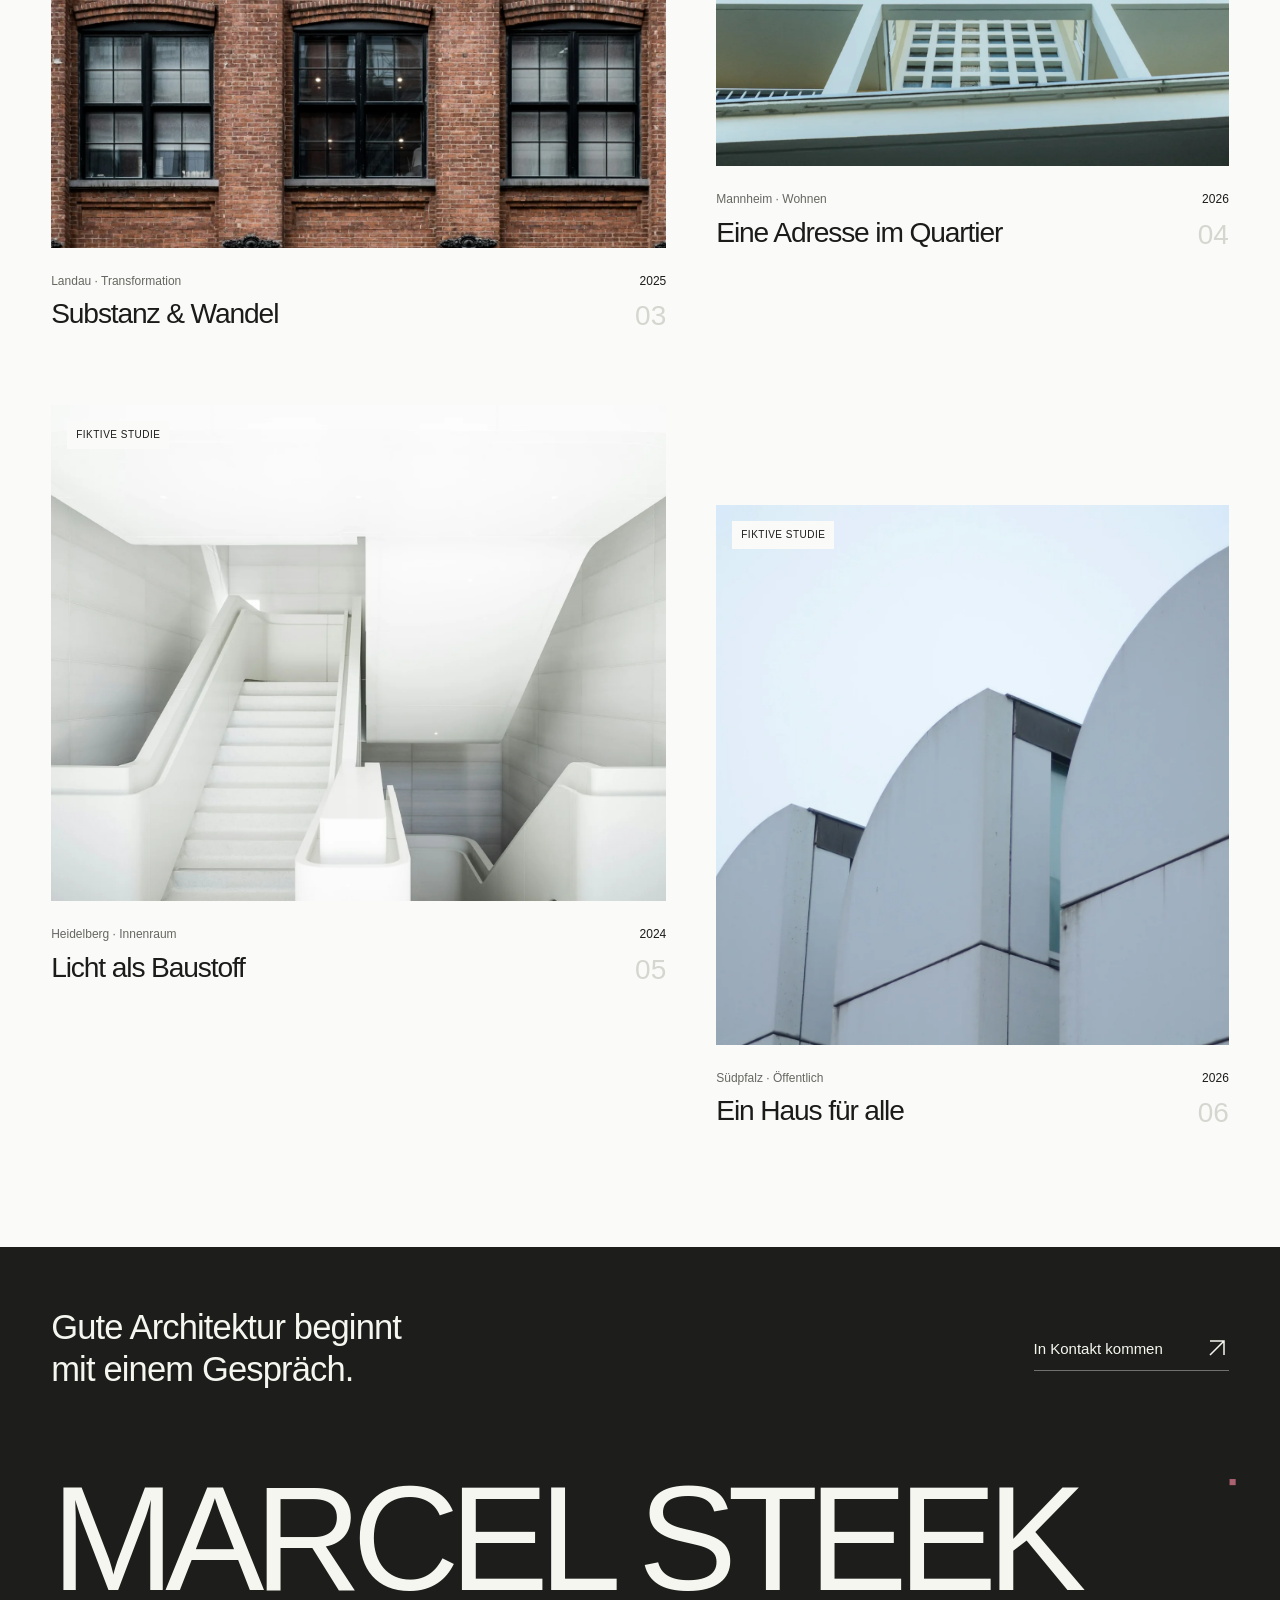
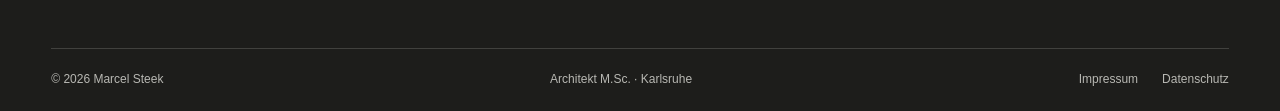
<file: projekte.html>
<!doctype html>
<html lang="de"><head><meta charset="utf-8"><meta name="viewport" content="width=device-width, initial-scale=1"><meta name="theme-color" content="#701f2e"><meta name="description" content="Sechs fiktive Architekturstudien: Wohnen, Transformation, Innenraum und öffentliche Bauten. Ein beispielhaftes Projektportfolio."><meta name="color-scheme" content="light"><title>Projekte · Marcel Steek Architekt</title>
<link rel="icon" href="data:image/svg+xml,%3Csvg%20xmlns%3D%22http%3A%2F%2Fwww.w3.org%2F2000%2Fsvg%22%20width%3D%2264%22%20height%3D%2264%22%20viewBox%3D%220%200%2064%2064%22%3E%3Crect%20width%3D%2264%22%20height%3D%2264%22%20fill%3D%22%23701f2e%22%2F%3E%3Cpath%20d%3D%22M14%2048V16l18%2019%2018-19v32M14%2048h36%22%20fill%3D%22none%22%20stroke%3D%22%23fafaf8%22%20stroke-width%3D%223%22%20stroke-linejoin%3D%22miter%22%2F%3E%3C%2Fsvg%3E" type="image/svg+xml"><link rel="apple-touch-icon" href="assets/icons/apple-touch-icon.png"><link rel="manifest" href="manifest.webmanifest"><meta name="apple-mobile-web-app-capable" content="yes"><meta name="apple-mobile-web-app-status-bar-style" content="default"><link rel="stylesheet" href="assets/styles.css"><script src="site-config.js" defer></script><script src="assets/app.js" defer></script><noscript><style>@media(max-width:600px){.site-header{height:auto;display:block;padding-top:20px}.menu-toggle{display:none}.main-nav{display:flex;position:static;box-shadow:none;padding:20px 0;flex-direction:row;flex-wrap:wrap;gap:18px}.main-nav a{font-size:1rem;border:0;padding:5px 0}.nav-index{display:none}}</style></noscript></head>
<body class="projects-page"><a class="skip-link" href="#inhalt">Zum Inhalt</a>
    <header class="site-header"><a class="brand" href="index.html" aria-label="Marcel Steek – Startseite"><span class="brand-name">MARCEL STEEK<span class="brand-square"></span></span><span class="brand-sub">Architekt M.Sc.</span></a>
    <button class="menu-toggle" aria-expanded="false" aria-controls="navigation"><span class="menu-label">Menü</span><span class="menu-lines" aria-hidden="true"></span></button>
    <nav id="navigation" class="main-nav" aria-label="Hauptnavigation"><a href="index.html" >Aktuell<span class="nav-index">01</span></a><a href="projekte.html" aria-current="page">Projekte<span class="nav-index">02</span></a><a href="profil.html" >Profil<span class="nav-index">03</span></a><a href="kontakt.html" >Kontakt<span class="nav-index">04</span></a></nav></header><main id="inhalt"><section class="page-heading page-padding"><div class="eyebrow"><span class="section-index">02 / PROJEKTE</span><span>ENTWURF · RAUM · MATERIAL</span></div><div class="heading-grid"><h1>Projekte<span class="accent">.</span></h1><p>Jeder Ort stellt eine Frage.<br>Jeder Entwurf sucht eine eigene Antwort.</p></div></section><section class="portfolio page-padding" aria-label="Projektübersicht"><div class="filter-row"><div class="project-filters" role="group" aria-label="Projekte nach Bereich filtern"><button class="filter active" data-filter="alle" aria-pressed="true">Alle <span>06</span></button><button class="filter" data-filter="wohnen" aria-pressed="false">Wohnen <span>03</span></button><button class="filter" data-filter="transformation" aria-pressed="false">Transformation <span>01</span></button><button class="filter" data-filter="innenraum" aria-pressed="false">Innenraum <span>01</span></button><button class="filter" data-filter="oeffentlich" aria-pressed="false">Öffentlich <span>01</span></button></div><span id="project-count" class="project-count" aria-live="polite">6 Studien</span></div><p class="portfolio-note">Fiktive Beispielprojekte · KI-Visualisierung und fotografische Bildreferenzen.</p><div class="project-grid"><article class="project-card" data-category="wohnen"><a href="#hofhaus" class="project-open" data-project="hofhaus" aria-haspopup="dialog" aria-label="Projektstudie Haus um einen Hof ansehen"><div class="project-image"><img class="" src="assets/images/hofhaus.webp" srcset="assets/images/hofhaus-small.webp 720w, assets/images/hofhaus.webp 1536w" sizes="(max-width: 700px) 100vw, 65vw" width="1536" height="1024" alt="KI-Visualisierung eines fiktiven Hofhauses mit Olivenbaum, hellen Natursteinflächen und raumhoher Verglasung" loading="lazy" decoding="async" ><span class="project-badge">FIKTIVE STUDIE</span><span class="project-plus" aria-hidden="true"><svg viewBox="0 0 24 24" fill="none" aria-hidden="true"><path d="M5 19 19 5M5 5h14v14" stroke="currentColor" stroke-width="1.5"/></svg></span></div><div class="project-caption"><div><span class="project-location">Karlsruhe · Wohnen</span><h2>Haus um einen Hof</h2></div><span class="project-year">2026<span>01</span></span></div></a></article><article class="project-card" data-category="wohnen"><a href="#holzhaus" class="project-open" data-project="holzhaus" aria-haspopup="dialog" aria-label="Projektstudie Am Waldrand ansehen"><div class="project-image"><img class="" src="assets/images/holzhaus.webp" srcset="assets/images/holzhaus-small.webp 720w, assets/images/holzhaus.webp 1467w" sizes="(max-width: 700px) 100vw, 65vw" width="1467" height="2200" alt="Architektonische Bildreferenz zur fiktiven Studie Am Waldrand" loading="lazy" decoding="async" ><span class="project-badge">FIKTIVE STUDIE</span><span class="project-plus" aria-hidden="true"><svg viewBox="0 0 24 24" fill="none" aria-hidden="true"><path d="M5 19 19 5M5 5h14v14" stroke="currentColor" stroke-width="1.5"/></svg></span></div><div class="project-caption"><div><span class="project-location">Pfälzerwald · Wohnen</span><h2>Am Waldrand</h2></div><span class="project-year">2025<span>02</span></span></div></a></article><article class="project-card" data-category="transformation"><a href="#weiterbauen" class="project-open" data-project="weiterbauen" aria-haspopup="dialog" aria-label="Projektstudie Substanz & Wandel ansehen"><div class="project-image"><img class="" src="assets/images/weiterbauen.webp" srcset="assets/images/weiterbauen-small.webp 720w, assets/images/weiterbauen.webp 1350w" sizes="(max-width: 700px) 100vw, 65vw" width="1350" height="2400" alt="Architektonische Bildreferenz zur fiktiven Studie Substanz & Wandel" loading="lazy" decoding="async" ><span class="project-badge">FIKTIVE STUDIE</span><span class="project-plus" aria-hidden="true"><svg viewBox="0 0 24 24" fill="none" aria-hidden="true"><path d="M5 19 19 5M5 5h14v14" stroke="currentColor" stroke-width="1.5"/></svg></span></div><div class="project-caption"><div><span class="project-location">Landau · Transformation</span><h2>Substanz & Wandel</h2></div><span class="project-year">2025<span>03</span></span></div></a></article><article class="project-card" data-category="wohnen"><a href="#stadthaus" class="project-open" data-project="stadthaus" aria-haspopup="dialog" aria-label="Projektstudie Eine Adresse im Quartier ansehen"><div class="project-image"><img class="" src="assets/images/stadthaus.webp" srcset="assets/images/stadthaus-small.webp 720w, assets/images/stadthaus.webp 1920w" sizes="(max-width: 700px) 100vw, 65vw" width="1920" height="1280" alt="Architektonische Bildreferenz zur fiktiven Studie Eine Adresse im Quartier" loading="lazy" decoding="async" ><span class="project-badge">FIKTIVE STUDIE</span><span class="project-plus" aria-hidden="true"><svg viewBox="0 0 24 24" fill="none" aria-hidden="true"><path d="M5 19 19 5M5 5h14v14" stroke="currentColor" stroke-width="1.5"/></svg></span></div><div class="project-caption"><div><span class="project-location">Mannheim · Wohnen</span><h2>Eine Adresse im Quartier</h2></div><span class="project-year">2026<span>04</span></span></div></a></article><article class="project-card" data-category="innenraum"><a href="#lichtraum" class="project-open" data-project="lichtraum" aria-haspopup="dialog" aria-label="Projektstudie Licht als Baustoff ansehen"><div class="project-image"><img class="" src="assets/images/lichtraum.webp" srcset="assets/images/lichtraum-small.webp 720w, assets/images/lichtraum.webp 1920w" sizes="(max-width: 700px) 100vw, 65vw" width="1920" height="1292" alt="Architektonische Bildreferenz zur fiktiven Studie Licht als Baustoff" loading="lazy" decoding="async" ><span class="project-badge">FIKTIVE STUDIE</span><span class="project-plus" aria-hidden="true"><svg viewBox="0 0 24 24" fill="none" aria-hidden="true"><path d="M5 19 19 5M5 5h14v14" stroke="currentColor" stroke-width="1.5"/></svg></span></div><div class="project-caption"><div><span class="project-location">Heidelberg · Innenraum</span><h2>Licht als Baustoff</h2></div><span class="project-year">2024<span>05</span></span></div></a></article><article class="project-card" data-category="oeffentlich"><a href="#kulturhaus" class="project-open" data-project="kulturhaus" aria-haspopup="dialog" aria-label="Projektstudie Ein Haus für alle ansehen"><div class="project-image"><img class="" src="assets/images/kulturhaus.webp" srcset="assets/images/kulturhaus-small.webp 720w, assets/images/kulturhaus.webp 1920w" sizes="(max-width: 700px) 100vw, 65vw" width="1920" height="1272" alt="Architektonische Bildreferenz zur fiktiven Studie Ein Haus für alle" loading="lazy" decoding="async" ><span class="project-badge">FIKTIVE STUDIE</span><span class="project-plus" aria-hidden="true"><svg viewBox="0 0 24 24" fill="none" aria-hidden="true"><path d="M5 19 19 5M5 5h14v14" stroke="currentColor" stroke-width="1.5"/></svg></span></div><div class="project-caption"><div><span class="project-location">Südpfalz · Öffentlich</span><h2>Ein Haus für alle</h2></div><span class="project-year">2026<span>06</span></span></div></a></article></div><noscript><p>Für die Filter und ausführlichen Projektdetails bitte JavaScript aktivieren. Alle sechs Studien sind oben sichtbar.</p></noscript></section><dialog class="project-dialog" id="projekt-hofhaus" aria-labelledby="title-hofhaus"><div class="dialog-inner"><button type="button" class="dialog-close" aria-label="Projektdetails schließen">Schließen <span aria-hidden="true">×</span></button><div class="dialog-image"><img class="" src="assets/images/hofhaus.webp" srcset="assets/images/hofhaus-small.webp 720w, assets/images/hofhaus.webp 1536w" sizes="(max-width: 700px) 100vw, 65vw" width="1536" height="1024" alt="KI-Visualisierung eines fiktiven Hofhauses mit Olivenbaum, hellen Natursteinflächen und raumhoher Verglasung" loading="lazy" decoding="async" ></div><div class="dialog-content"><span class="eyebrow">01 / WOHNEN / FIKTIVE ENTWURFSSTUDIE</span><h2 id="title-hofhaus">Haus um einen Hof</h2><p class="dialog-subtitle">Ein Rückzugsort. Offen zum Himmel.</p><div class="dialog-detail-grid"><div><p>Ein introvertiertes Wohnhaus ordnet sich um einen geschützten Innenhof. Großzügige Öffnungen verbinden die Räume mit dem Garten, während die ruhige Straßenfassade Privatheit schafft. Licht, Proportion und wenige Materialien bestimmen den Entwurf.</p><p>Der Hof als Mittelpunkt des Alltags: Jeder Raum erhält einen eigenen Bezug zum Freien. Kurze Wege und fließende Übergänge machen aus einzelnen Zimmern ein zusammenhängendes Zuhause.</p></div><dl><div><dt>Ort der Studie</dt><dd>Karlsruhe</dd></div><div><dt>Entwurfsjahr</dt><dd>2026</dd></div><div><dt>Beispielhafte Fläche</dt><dd>210 m²</dd></div><div><dt>Materialidee</dt><dd>Sichtbeton · Glas</dd></div><div><dt>Status</dt><dd>Fiktive Konzeptstudie</dd></div></dl></div><div class="project-disclaimer">Dieses Projekt ist frei erfunden und dient der Demonstration des Portfolios. Das Bild ist eine KI-generierte Visualisierung dieser fiktiven Studie und zeigt kein realisiertes Gebäude.</div><a class="text-link" href="kontakt.html">Über Ihr Projekt sprechen <svg viewBox="0 0 24 24" fill="none" aria-hidden="true"><path d="M4 12h15m-6-6 6 6-6 6" stroke="currentColor" stroke-width="1.5"/></svg></a></div></div></dialog><dialog class="project-dialog" id="projekt-holzhaus" aria-labelledby="title-holzhaus"><div class="dialog-inner"><button type="button" class="dialog-close" aria-label="Projektdetails schließen">Schließen <span aria-hidden="true">×</span></button><div class="dialog-image"><img class="" src="assets/images/holzhaus.webp" srcset="assets/images/holzhaus-small.webp 720w, assets/images/holzhaus.webp 1467w" sizes="(max-width: 700px) 100vw, 65vw" width="1467" height="2200" alt="Architektonische Bildreferenz zur Studie Am Waldrand" loading="lazy" decoding="async" ></div><div class="dialog-content"><span class="eyebrow">02 / WOHNEN / FIKTIVE ENTWURFSSTUDIE</span><h2 id="title-holzhaus">Am Waldrand</h2><p class="dialog-subtitle">Wohnen zwischen Bäumen.</p><div class="dialog-detail-grid"><div><p>Ein kompakter Baukörper am Übergang von Siedlung und Landschaft. Die vertikale Holzfassade nimmt den Rhythmus der Bäume auf. Innen öffnen sich die Wohnbereiche zur Landschaft; Nebenräume bilden einen geschützten Rücken.</p><p>Ein einfaches Tragwerk und ein klarer Grundriss geben dem Haus Ruhe. Die Studie untersucht, wie eine reduzierte Materialpalette und ein kleiner baulicher Fußabdruck großzügiges Wohnen ermöglichen.</p></div><dl><div><dt>Ort der Studie</dt><dd>Pfälzerwald</dd></div><div><dt>Entwurfsjahr</dt><dd>2025</dd></div><div><dt>Beispielhafte Fläche</dt><dd>165 m²</dd></div><div><dt>Materialidee</dt><dd>Holz · Glas</dd></div><div><dt>Status</dt><dd>Fiktive Konzeptstudie</dd></div></dl></div><div class="project-disclaimer">Dieses Projekt ist frei erfunden und dient der Demonstration des Portfolios. Die Fotografie ist eine unabhängige Bildreferenz und zeigt kein von Marcel Steek entworfenes Gebäude.</div><a class="text-link" href="kontakt.html">Über Ihr Projekt sprechen <svg viewBox="0 0 24 24" fill="none" aria-hidden="true"><path d="M4 12h15m-6-6 6 6-6 6" stroke="currentColor" stroke-width="1.5"/></svg></a></div></div></dialog><dialog class="project-dialog" id="projekt-weiterbauen" aria-labelledby="title-weiterbauen"><div class="dialog-inner"><button type="button" class="dialog-close" aria-label="Projektdetails schließen">Schließen <span aria-hidden="true">×</span></button><div class="dialog-image"><img class="" src="assets/images/weiterbauen.webp" srcset="assets/images/weiterbauen-small.webp 720w, assets/images/weiterbauen.webp 1350w" sizes="(max-width: 700px) 100vw, 65vw" width="1350" height="2400" alt="Architektonische Bildreferenz zur Studie Substanz & Wandel" loading="lazy" decoding="async" ></div><div class="dialog-content"><span class="eyebrow">03 / TRANSFORMATION / FIKTIVE ENTWURFSSTUDIE</span><h2 id="title-weiterbauen">Substanz & Wandel</h2><p class="dialog-subtitle">Das Vorhandene neu denken.</p><div class="dialog-detail-grid"><div><p>Die Umnutzung eines ehemaligen Gewerbebaus zu offenen Arbeitsräumen. Die Studie bewahrt den Charakter der bestehenden Substanz und ergänzt sie um präzise Eingriffe. Alt und Neu bleiben ablesbar und bilden gemeinsam eine neue räumliche Ordnung.</p><p>Weiterbauen beginnt mit dem genauen Hinsehen. Bestehende Strukturen werden zum Ausgangspunkt für flexible Räume, gemeinschaftliche Bereiche und eine langfristige Nutzung.</p></div><dl><div><dt>Ort der Studie</dt><dd>Landau</dd></div><div><dt>Entwurfsjahr</dt><dd>2025</dd></div><div><dt>Beispielhafte Fläche</dt><dd>480 m²</dd></div><div><dt>Materialidee</dt><dd>Ziegel · Stahl</dd></div><div><dt>Status</dt><dd>Fiktive Konzeptstudie</dd></div></dl></div><div class="project-disclaimer">Dieses Projekt ist frei erfunden und dient der Demonstration des Portfolios. Die Fotografie ist eine unabhängige Bildreferenz und zeigt kein von Marcel Steek entworfenes Gebäude.</div><a class="text-link" href="kontakt.html">Über Ihr Projekt sprechen <svg viewBox="0 0 24 24" fill="none" aria-hidden="true"><path d="M4 12h15m-6-6 6 6-6 6" stroke="currentColor" stroke-width="1.5"/></svg></a></div></div></dialog><dialog class="project-dialog" id="projekt-stadthaus" aria-labelledby="title-stadthaus"><div class="dialog-inner"><button type="button" class="dialog-close" aria-label="Projektdetails schließen">Schließen <span aria-hidden="true">×</span></button><div class="dialog-image"><img class="" src="assets/images/stadthaus.webp" srcset="assets/images/stadthaus-small.webp 720w, assets/images/stadthaus.webp 1920w" sizes="(max-width: 700px) 100vw, 65vw" width="1920" height="1280" alt="Architektonische Bildreferenz zur Studie Eine Adresse im Quartier" loading="lazy" decoding="async" ></div><div class="dialog-content"><span class="eyebrow">04 / WOHNEN / FIKTIVE ENTWURFSSTUDIE</span><h2 id="title-stadthaus">Eine Adresse im Quartier</h2><p class="dialog-subtitle">Städtisch. Gemeinsam. Vielfältig.</p><div class="dialog-detail-grid"><div><p>Ein Wohnhaus als Baustein einer lebendigen Nachbarschaft. Unterschiedliche Wohnungstypen werden durch gemeinschaftlich nutzbare Bereiche ergänzt. Eine gegliederte Fassade vermittelt zwischen der Maßstäblichkeit der Straße und dem privaten Wohnen.</p><p>Die Studie verbindet dichte Stadt mit Rückzugsmöglichkeiten. Im Erdgeschoss öffnet sich das Gebäude zum Quartier; in den oberen Ebenen schaffen klare Grundrisse anpassbare Wohnräume.</p></div><dl><div><dt>Ort der Studie</dt><dd>Mannheim</dd></div><div><dt>Entwurfsjahr</dt><dd>2026</dd></div><div><dt>Beispielhafte Fläche</dt><dd>1.240 m²</dd></div><div><dt>Materialidee</dt><dd>Putz · Beton</dd></div><div><dt>Status</dt><dd>Fiktive Konzeptstudie</dd></div></dl></div><div class="project-disclaimer">Dieses Projekt ist frei erfunden und dient der Demonstration des Portfolios. Die Fotografie ist eine unabhängige Bildreferenz und zeigt kein von Marcel Steek entworfenes Gebäude.</div><a class="text-link" href="kontakt.html">Über Ihr Projekt sprechen <svg viewBox="0 0 24 24" fill="none" aria-hidden="true"><path d="M4 12h15m-6-6 6 6-6 6" stroke="currentColor" stroke-width="1.5"/></svg></a></div></div></dialog><dialog class="project-dialog" id="projekt-lichtraum" aria-labelledby="title-lichtraum"><div class="dialog-inner"><button type="button" class="dialog-close" aria-label="Projektdetails schließen">Schließen <span aria-hidden="true">×</span></button><div class="dialog-image"><img class="" src="assets/images/lichtraum.webp" srcset="assets/images/lichtraum-small.webp 720w, assets/images/lichtraum.webp 1920w" sizes="(max-width: 700px) 100vw, 65vw" width="1920" height="1292" alt="Architektonische Bildreferenz zur Studie Licht als Baustoff" loading="lazy" decoding="async" ></div><div class="dialog-content"><span class="eyebrow">05 / INNENRAUM / FIKTIVE ENTWURFSSTUDIE</span><h2 id="title-lichtraum">Licht als Baustoff</h2><p class="dialog-subtitle">Eine neue Perspektive nach innen.</p><div class="dialog-detail-grid"><div><p>Die räumliche Neuordnung einer Wohnung macht Tageslicht zum ordnenden Element. Gezielte Öffnungen, ruhige Oberflächen und eine klare Erschließung schaffen eine zusammenhängende Raumfolge.</p><p>Wenige, sorgfältig gesetzte Eingriffe verändern die Wahrnehmung des Bestands. Der Entwurf untersucht Blickbeziehungen, Übergänge und das wechselnde Licht im Tagesverlauf.</p></div><dl><div><dt>Ort der Studie</dt><dd>Heidelberg</dd></div><div><dt>Entwurfsjahr</dt><dd>2024</dd></div><div><dt>Beispielhafte Fläche</dt><dd>95 m²</dd></div><div><dt>Materialidee</dt><dd>Mineralische Oberflächen · Holz</dd></div><div><dt>Status</dt><dd>Fiktive Konzeptstudie</dd></div></dl></div><div class="project-disclaimer">Dieses Projekt ist frei erfunden und dient der Demonstration des Portfolios. Die Fotografie ist eine unabhängige Bildreferenz und zeigt kein von Marcel Steek entworfenes Gebäude.</div><a class="text-link" href="kontakt.html">Über Ihr Projekt sprechen <svg viewBox="0 0 24 24" fill="none" aria-hidden="true"><path d="M4 12h15m-6-6 6 6-6 6" stroke="currentColor" stroke-width="1.5"/></svg></a></div></div></dialog><dialog class="project-dialog" id="projekt-kulturhaus" aria-labelledby="title-kulturhaus"><div class="dialog-inner"><button type="button" class="dialog-close" aria-label="Projektdetails schließen">Schließen <span aria-hidden="true">×</span></button><div class="dialog-image"><img class="" src="assets/images/kulturhaus.webp" srcset="assets/images/kulturhaus-small.webp 720w, assets/images/kulturhaus.webp 1920w" sizes="(max-width: 700px) 100vw, 65vw" width="1920" height="1272" alt="Architektonische Bildreferenz zur Studie Ein Haus für alle" loading="lazy" decoding="async" ></div><div class="dialog-content"><span class="eyebrow">06 / ÖFFENTLICH / FIKTIVE ENTWURFSSTUDIE</span><h2 id="title-kulturhaus">Ein Haus für alle</h2><p class="dialog-subtitle">Raum für Begegnung.</p><div class="dialog-detail-grid"><div><p>Ein Kulturhaus als offener Treffpunkt: Ein zentraler gemeinschaftlicher Bereich verbindet unterschiedlich nutzbare Räume. Die Architektur bietet einen zurückhaltenden Rahmen für Veranstaltungen, Austausch und das alltägliche Zusammenkommen.</p><p>Ein öffentlicher Ort sollte Orientierung geben und zugleich Möglichkeiten offenlassen. Die Studie setzt auf klare Wege, robuste Materialien und flexibel kombinierbare Nutzungen.</p></div><dl><div><dt>Ort der Studie</dt><dd>Südpfalz</dd></div><div><dt>Entwurfsjahr</dt><dd>2026</dd></div><div><dt>Beispielhafte Fläche</dt><dd>860 m²</dd></div><div><dt>Materialidee</dt><dd>Beton · Glas</dd></div><div><dt>Status</dt><dd>Fiktive Konzeptstudie</dd></div></dl></div><div class="project-disclaimer">Dieses Projekt ist frei erfunden und dient der Demonstration des Portfolios. Die Fotografie ist eine unabhängige Bildreferenz und zeigt kein von Marcel Steek entworfenes Gebäude.</div><a class="text-link" href="kontakt.html">Über Ihr Projekt sprechen <svg viewBox="0 0 24 24" fill="none" aria-hidden="true"><path d="M4 12h15m-6-6 6 6-6 6" stroke="currentColor" stroke-width="1.5"/></svg></a></div></div></dialog></main><footer class="site-footer"><div class="footer-top"><p>Gute Architektur beginnt<br>mit einem Gespräch.</p><a href="kontakt.html" class="footer-contact">In Kontakt kommen <svg viewBox="0 0 24 24" fill="none" aria-hidden="true"><path d="M5 19 19 5M5 5h14v14" stroke="currentColor" stroke-width="1.5"/></svg></a></div><div class="footer-wordmark" aria-hidden="true">MARCEL STEEK<span class="footer-mark">■</span></div><div class="footer-bottom"><span>© <span data-year>2026</span> Marcel Steek</span><span>Architekt M.Sc. · Karlsruhe</span><div><a href="rechtliches.html#impressum">Impressum</a><a href="rechtliches.html#datenschutz">Datenschutz</a><button class="install-button" hidden>App installieren</button></div></div></footer><div class="connection-status" role="status" hidden>Offline · Gespeicherte Seiten sind verfügbar.</div></body></html>
</file>
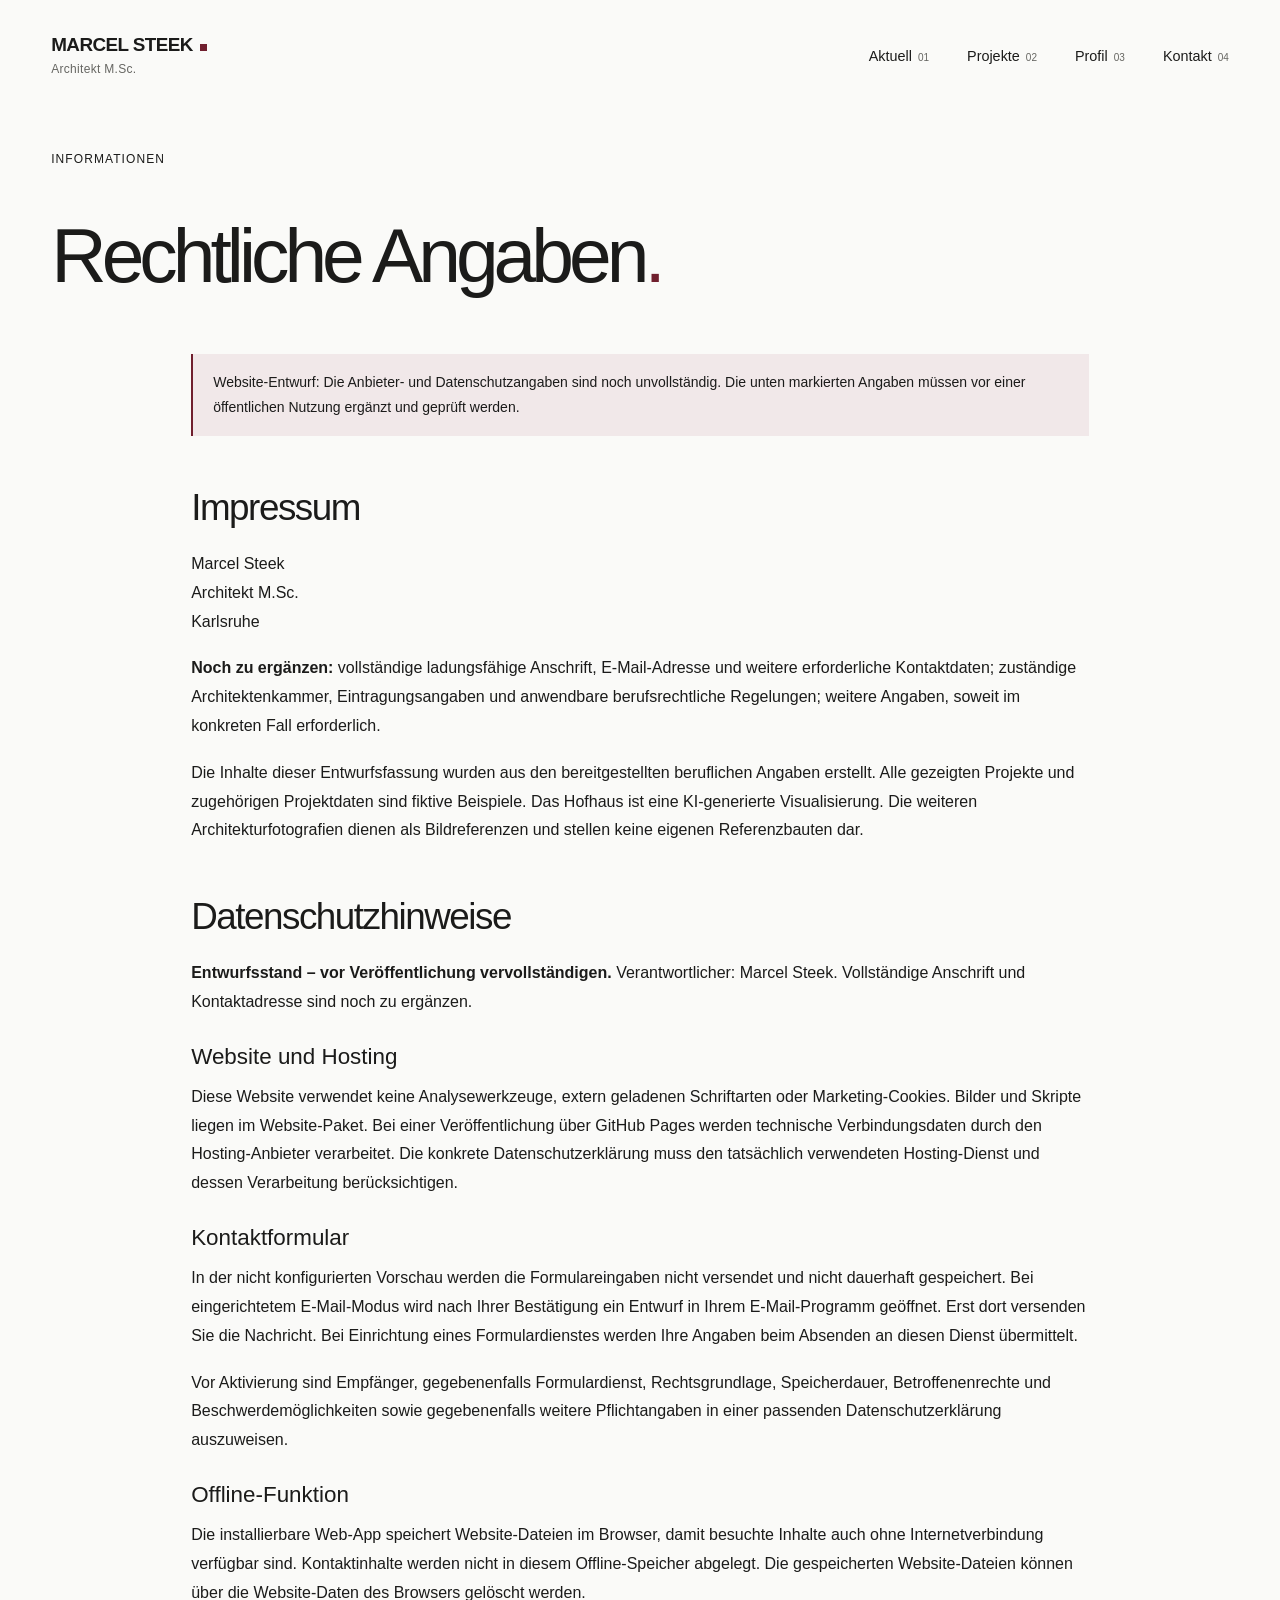
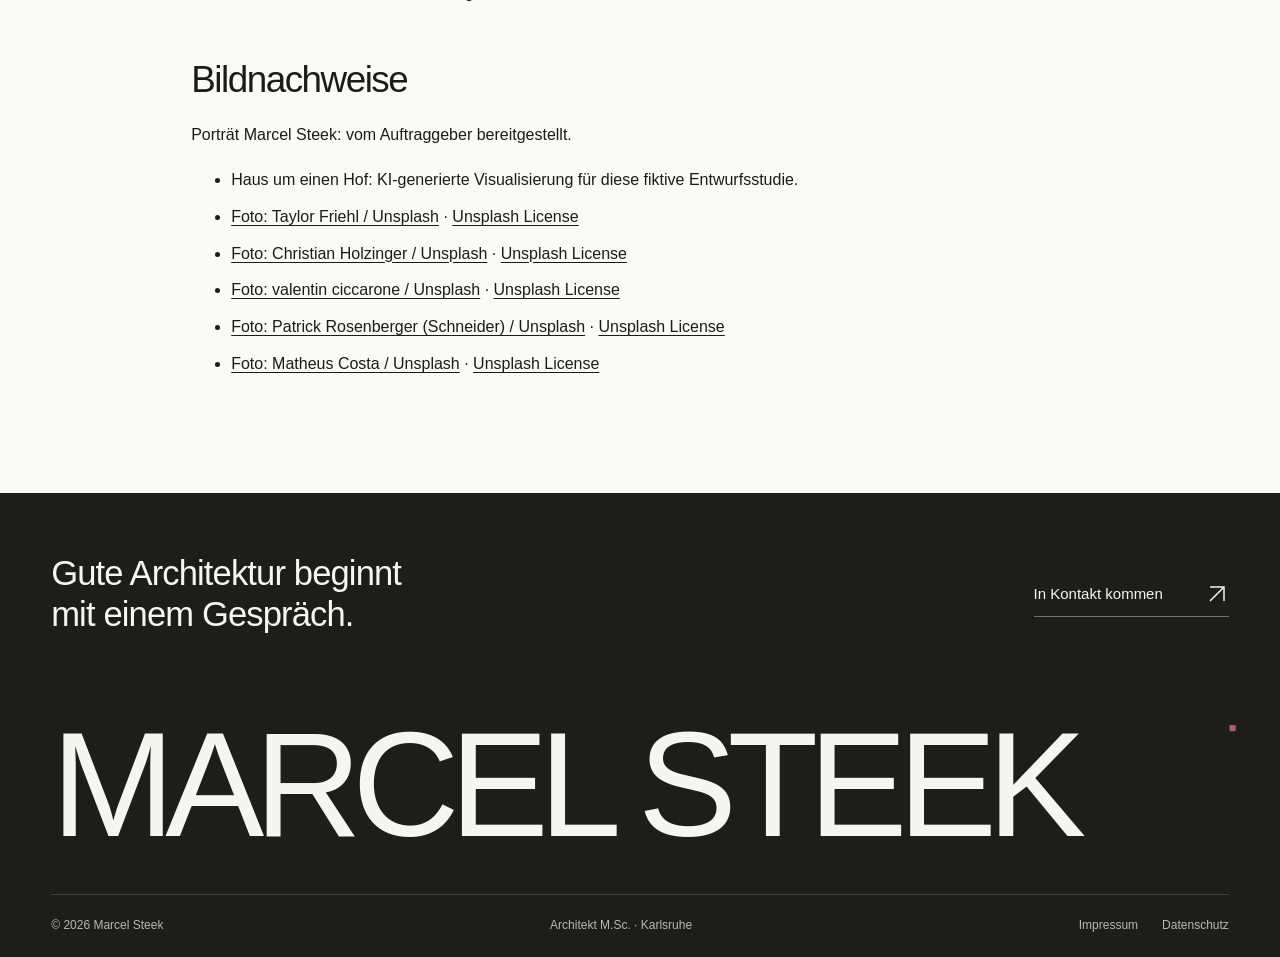
<file: rechtliches.html>
<!doctype html>
<html lang="de"><head><meta charset="utf-8"><meta name="viewport" content="width=device-width, initial-scale=1"><meta name="theme-color" content="#701f2e"><meta name="description" content="Anbieterinformationen, Datenschutzhinweise und Bildnachweise der Website-Entwurfsfassung."><meta name="robots" content="noindex"><meta name="color-scheme" content="light"><title>Rechtliche Angaben · Marcel Steek Architekt</title>
<link rel="icon" href="data:image/svg+xml,%3Csvg%20xmlns%3D%22http%3A%2F%2Fwww.w3.org%2F2000%2Fsvg%22%20width%3D%2264%22%20height%3D%2264%22%20viewBox%3D%220%200%2064%2064%22%3E%3Crect%20width%3D%2264%22%20height%3D%2264%22%20fill%3D%22%23701f2e%22%2F%3E%3Cpath%20d%3D%22M14%2048V16l18%2019%2018-19v32M14%2048h36%22%20fill%3D%22none%22%20stroke%3D%22%23fafaf8%22%20stroke-width%3D%223%22%20stroke-linejoin%3D%22miter%22%2F%3E%3C%2Fsvg%3E" type="image/svg+xml"><link rel="apple-touch-icon" href="assets/icons/apple-touch-icon.png"><link rel="manifest" href="manifest.webmanifest"><meta name="apple-mobile-web-app-capable" content="yes"><meta name="apple-mobile-web-app-status-bar-style" content="default"><link rel="stylesheet" href="assets/styles.css"><script src="site-config.js" defer></script><script src="assets/app.js" defer></script><noscript><style>@media(max-width:600px){.site-header{height:auto;display:block;padding-top:20px}.menu-toggle{display:none}.main-nav{display:flex;position:static;box-shadow:none;padding:20px 0;flex-direction:row;flex-wrap:wrap;gap:18px}.main-nav a{font-size:1rem;border:0;padding:5px 0}.nav-index{display:none}}</style></noscript></head>
<body class="legal-page"><a class="skip-link" href="#inhalt">Zum Inhalt</a>
    <header class="site-header"><a class="brand" href="index.html" aria-label="Marcel Steek – Startseite"><span class="brand-name">MARCEL STEEK<span class="brand-square"></span></span><span class="brand-sub">Architekt M.Sc.</span></a>
    <button class="menu-toggle" aria-expanded="false" aria-controls="navigation"><span class="menu-label">Menü</span><span class="menu-lines" aria-hidden="true"></span></button>
    <nav id="navigation" class="main-nav" aria-label="Hauptnavigation"><a href="index.html" >Aktuell<span class="nav-index">01</span></a><a href="projekte.html" >Projekte<span class="nav-index">02</span></a><a href="profil.html" >Profil<span class="nav-index">03</span></a><a href="kontakt.html" >Kontakt<span class="nav-index">04</span></a></nav></header><main id="inhalt"><section class="page-heading page-padding"><div class="eyebrow"><span>INFORMATIONEN</span></div><h1>Rechtliche Angaben<span class="accent">.</span></h1></section><div class="legal-content page-padding"><p class="form-notice">Website-Entwurf: Die Anbieter- und Datenschutzangaben sind noch unvollständig. Die unten markierten Angaben müssen vor einer öffentlichen Nutzung ergänzt und geprüft werden.</p><section id="impressum"><h2>Impressum</h2><p>Marcel Steek<br>Architekt M.Sc.<br>Karlsruhe</p><p><strong>Noch zu ergänzen:</strong> vollständige ladungsfähige Anschrift, E-Mail-Adresse und weitere erforderliche Kontaktdaten; zuständige Architektenkammer, Eintragungsangaben und anwendbare berufsrechtliche Regelungen; weitere Angaben, soweit im konkreten Fall erforderlich.</p><p>Die Inhalte dieser Entwurfsfassung wurden aus den bereitgestellten beruflichen Angaben erstellt. Alle gezeigten Projekte und zugehörigen Projektdaten sind fiktive Beispiele. Das Hofhaus ist eine KI-generierte Visualisierung. Die weiteren Architekturfotografien dienen als Bildreferenzen und stellen keine eigenen Referenzbauten dar.</p></section><section id="datenschutz"><h2>Datenschutzhinweise</h2><p><strong>Entwurfsstand – vor Veröffentlichung vervollständigen.</strong> Verantwortlicher: Marcel Steek. Vollständige Anschrift und Kontaktadresse sind noch zu ergänzen.</p><h3>Website und Hosting</h3><p>Diese Website verwendet keine Analysewerkzeuge, extern geladenen Schriftarten oder Marketing-Cookies. Bilder und Skripte liegen im Website-Paket. Bei einer Veröffentlichung über GitHub Pages werden technische Verbindungsdaten durch den Hosting-Anbieter verarbeitet. Die konkrete Datenschutzerklärung muss den tatsächlich verwendeten Hosting-Dienst und dessen Verarbeitung berücksichtigen.</p><h3>Kontaktformular</h3><p>In der nicht konfigurierten Vorschau werden die Formulareingaben nicht versendet und nicht dauerhaft gespeichert. Bei eingerichtetem E-Mail-Modus wird nach Ihrer Bestätigung ein Entwurf in Ihrem E-Mail-Programm geöffnet. Erst dort versenden Sie die Nachricht. Bei Einrichtung eines Formulardienstes werden Ihre Angaben beim Absenden an diesen Dienst übermittelt.</p><p>Vor Aktivierung sind Empfänger, gegebenenfalls Formulardienst, Rechtsgrundlage, Speicherdauer, Betroffenenrechte und Beschwerdemöglichkeiten sowie gegebenenfalls weitere Pflichtangaben in einer passenden Datenschutzerklärung auszuweisen.</p><h3>Offline-Funktion</h3><p>Die installierbare Web-App speichert Website-Dateien im Browser, damit besuchte Inhalte auch ohne Internetverbindung verfügbar sind. Kontaktinhalte werden nicht in diesem Offline-Speicher abgelegt. Die gespeicherten Website-Dateien können über die Website-Daten des Browsers gelöscht werden.</p></section><section id="bilder"><h2>Bildnachweise</h2><p>Porträt Marcel Steek: vom Auftraggeber bereitgestellt.</p><ul id="photo-credits"><li>Haus um einen Hof: KI-generierte Visualisierung für diese fiktive Entwurfsstudie.</li><li><a href="https://unsplash.com/photos/wooden-building-exterior-with-a-window-and-chair-6NC8bapR3fM" target="_blank" rel="noopener noreferrer">Foto: Taylor Friehl / Unsplash</a> · <a href="https://unsplash.com/license" target="_blank" rel="noopener noreferrer">Unsplash License</a></li><li><a href="https://unsplash.com/photos/a-building-with-many-windows-I-CqdOeRA3I" target="_blank" rel="noopener noreferrer">Foto: Christian Holzinger / Unsplash</a> · <a href="https://unsplash.com/license" target="_blank" rel="noopener noreferrer">Unsplash License</a></li><li><a href="https://unsplash.com/photos/modern-building-facade-with-geometric-balconies-against-sky-itxG6LYz93k" target="_blank" rel="noopener noreferrer">Foto: valentin ciccarone / Unsplash</a> · <a href="https://unsplash.com/license" target="_blank" rel="noopener noreferrer">Unsplash License</a></li><li><a href="https://unsplash.com/photos/empty-white-stairs-kYqO-zK3esU" target="_blank" rel="noopener noreferrer">Foto: Patrick Rosenberger (Schneider) / Unsplash</a> · <a href="https://unsplash.com/license" target="_blank" rel="noopener noreferrer">Unsplash License</a></li><li><a href="https://unsplash.com/photos/white-concrete-building-during-daytime-z1FIJqpt-pY" target="_blank" rel="noopener noreferrer">Foto: Matheus Costa / Unsplash</a> · <a href="https://unsplash.com/license" target="_blank" rel="noopener noreferrer">Unsplash License</a></li></ul></section></div></main><footer class="site-footer"><div class="footer-top"><p>Gute Architektur beginnt<br>mit einem Gespräch.</p><a href="kontakt.html" class="footer-contact">In Kontakt kommen <svg viewBox="0 0 24 24" fill="none" aria-hidden="true"><path d="M5 19 19 5M5 5h14v14" stroke="currentColor" stroke-width="1.5"/></svg></a></div><div class="footer-wordmark" aria-hidden="true">MARCEL STEEK<span class="footer-mark">■</span></div><div class="footer-bottom"><span>© <span data-year>2026</span> Marcel Steek</span><span>Architekt M.Sc. · Karlsruhe</span><div><a href="rechtliches.html#impressum">Impressum</a><a href="rechtliches.html#datenschutz">Datenschutz</a><button class="install-button" hidden>App installieren</button></div></div></footer><div class="connection-status" role="status" hidden>Offline · Gespeicherte Seiten sind verfügbar.</div></body></html>
</file>
<file: assets/styles.css>
:root{--paper:#fafaf8;--white:#fff;--ink:#1b1b1a;--muted:#666662;--line:#d6d6d1;--wine:#701f2e;--wine-soft:#f1e8e9;--space:clamp(22px,4vw,72px);--font:Helvetica,"Helvetica Neue",Arial,sans-serif}
*{box-sizing:border-box}html{scroll-behavior:smooth;scroll-padding-top:30px}body{margin:0;background:var(--paper);color:var(--ink);font-family:var(--font);font-size:16px;font-weight:400;line-height:1.55;-webkit-font-smoothing:antialiased}body:has(dialog[open]){overflow:hidden}h1,h2,h3,p,figure{margin:0}h1,h2,h3{font-weight:400;line-height:1.08}a{color:inherit;text-decoration:none}button,input,textarea,select{font:inherit;color:inherit}button,a,input,select,textarea{-webkit-tap-highlight-color:transparent}button{cursor:pointer}button:disabled{cursor:wait;opacity:.65}img{display:block;max-width:100%;height:auto}svg{width:24px;height:24px;flex-shrink:0}button{background:none;border:none;padding:0}a,button,input,textarea,select{outline-offset:6px}a:focus-visible,button:focus-visible{outline:2px solid var(--wine)}input:focus-visible,textarea:focus-visible,select:focus-visible{outline:2px solid var(--wine);outline-offset:4px}[hidden]{display:none!important}.page-padding{padding-inline:var(--space);max-width:1920px;margin-inline:auto}.accent{color:var(--wine)}.muted{color:var(--muted)}.eyebrow{display:flex;align-items:center;justify-content:space-between;gap:24px;font-size:.75rem;letter-spacing:.09em;line-height:1.6;text-transform:uppercase}.section-index{color:var(--wine)}.text-link{display:inline-flex;align-items:center;gap:32px;font-size:.9375rem;border-bottom:1px solid var(--ink);padding:10px 0 9px}.text-link:hover{color:var(--wine);border-color:var(--wine)}.text-link svg{width:22px}.sr-only{position:absolute;width:1px;height:1px;padding:0;overflow:hidden;clip:rect(0,0,0,0);white-space:nowrap;border:0}.skip-link{position:fixed;top:-100px;left:20px;padding:12px 20px;background:var(--wine);color:white;z-index:100}.skip-link:focus{top:12px}
.site-header{height:112px;padding:0 var(--space);display:flex;align-items:center;justify-content:space-between;gap:28px;max-width:1920px;margin:auto}.brand{display:inline-flex;flex-direction:column;gap:3px;flex-shrink:0}.brand-name{font-size:1.18rem;letter-spacing:-.03em;font-weight:700;line-height:1.2;display:flex;align-items:baseline;gap:7px}.brand-square{display:inline-block;width:7px;height:7px;background:var(--wine)}.brand-sub{font-size:.75rem;color:var(--muted);letter-spacing:.025em}.main-nav{display:flex;align-items:center;gap:38px}.main-nav a{font-size:.9rem;display:inline-flex;align-items:baseline;gap:6px;position:relative;padding:12px 0}.nav-index{font-size:.625rem;color:var(--muted)}.main-nav a::after{content:"";position:absolute;bottom:3px;left:0;width:0;height:2px;background:var(--wine);transition:width .2s}.main-nav a:hover::after,.main-nav a[aria-current=page]::after{width:100%}.main-nav a[aria-current=page]{color:var(--wine)}.menu-toggle{display:none}
.home-intro{padding-top:38px;padding-bottom:50px}.intro-grid{display:grid;grid-template-columns:1fr .34fr;gap:50px;align-items:end;margin-top:35px}.home-intro h1{font-size:clamp(4rem,7.5vw,8.8rem);letter-spacing:-.065em;line-height:.98}.intro-copy{font-size:1rem;padding-bottom:3px}.intro-copy>.muted{margin:21px 0 16px;font-size:.875rem}.intro-copy .text-link{gap:24px}.hero-image{display:block;position:relative;overflow:hidden;background:#d8d8d4;aspect-ratio:2.05}.hero-image>img{width:100%;height:100%;object-fit:cover;transition:transform 1.3s cubic-bezier(.2,.7,.3,1)}.hero-image:hover>img{transform:scale(1.025)}.hero-image::after{content:"";position:absolute;inset:45% 0 0;background:linear-gradient(transparent,rgba(0,0,0,.64));pointer-events:none}.hero-caption{position:absolute;bottom:38px;left:40px;right:40px;z-index:1;color:white;display:flex;justify-content:space-between;align-items:end}.image-eyebrow{font-size:.6875rem;letter-spacing:.12em}.hero-caption h2{font-size:clamp(2rem,3.3vw,3.5rem);letter-spacing:-.04em;margin:12px 0 8px}.hero-caption p{font-size:.875rem}.image-open{border:1px solid #fff8;width:57px;height:57px;display:grid;place-items:center;transition:background .2s}.hero-image:hover .image-open{background:var(--wine);border-color:var(--wine)}.hero-number{position:absolute;right:40px;top:26px;color:white;font-size:.75rem;text-shadow:0 1px 5px #222}.image-baseline{display:flex;justify-content:space-between;gap:24px;font-size:.75rem;color:var(--muted);margin-top:14px}.journal{padding-top:120px;padding-bottom:115px}.section-heading{display:flex;justify-content:space-between;align-items:end;gap:32px;margin-bottom:45px}.section-heading h2{font-size:clamp(2.5rem,4vw,4.5rem);letter-spacing:-.05em;margin-top:16px}.section-heading>p{font-size:.875rem;max-width:320px}.journal-grid{display:grid;grid-template-columns:repeat(3,1fr);gap:28px}.journal-card>img{width:100%;aspect-ratio:1.28;object-fit:cover;transition:filter .35s}.journal-card:hover>img{filter:brightness(.92)}.journal-card:nth-child(2){padding-top:68px}.journal-card:nth-child(3){padding-top:136px}.journal-meta{display:flex;justify-content:space-between;gap:10px;margin:20px 0 17px;font-size:.6875rem;letter-spacing:.03em;color:var(--muted)}.journal-card h3{font-size:clamp(1.75rem,2.5vw,2.8rem);letter-spacing:-.045em}.journal-card p{font-size:.9375rem;color:var(--muted);margin:15px 0 18px}.journal-card .text-link{font-size:.875rem;gap:25px}.profile-teaser{border-top:1px solid var(--line);padding-top:55px;padding-bottom:110px;display:grid;grid-template-columns:.4fr 1fr;gap:40px}.profile-teaser>span{align-self:start;justify-content:start}.profile-teaser h2{font-size:clamp(2.3rem,4.3vw,5rem);letter-spacing:-.05em}.profile-teaser p{font-size:1.15rem;line-height:1.7;max-width:680px;margin:30px 0 24px}
.page-heading{padding-top:38px;padding-bottom:60px}.page-heading .eyebrow{margin-bottom:48px}.page-heading h1{font-size:clamp(4rem,8vw,9.6rem);letter-spacing:-.065em;line-height:1}.heading-grid{display:grid;grid-template-columns:1fr .4fr;align-items:end;gap:32px}.heading-grid>p{font-size:1rem;padding-bottom:8px}.filter-row{display:flex;align-items:center;justify-content:space-between;gap:25px;border-top:1px solid var(--line);border-bottom:1px solid var(--line);padding:20px 0}.project-filters{display:flex;gap:28px;flex-wrap:wrap}.filter{font-size:.9375rem;color:var(--muted);position:relative;min-height:36px}.filter span{font-size:.625rem;vertical-align:super;margin-left:4px}.filter.active,.filter:hover{color:var(--wine)}.filter.active::after{content:"";height:2px;position:absolute;left:0;right:0;bottom:-21px;background:var(--wine)}.project-count{color:var(--muted);font-size:.75rem;white-space:nowrap}.portfolio-note{font-size:.75rem;color:var(--muted);margin:15px 0 38px}.project-grid{display:grid;grid-template-columns:1.2fr 1fr;column-gap:50px;row-gap:75px;padding-bottom:120px;align-items:start}.project-card:nth-child(even){margin-top:100px}.project-card:nth-child(3n) .project-image{aspect-ratio:.95}.project-card:nth-child(4n) .project-image{aspect-ratio:1.1}.project-image{position:relative;overflow:hidden;aspect-ratio:1.24;background:#ddd}.project-image img{width:100%;height:100%;object-fit:cover;transition:transform .8s cubic-bezier(.2,.6,.3,1),filter .5s}.project-open:hover img{transform:scale(1.035);filter:brightness(.96)}.project-badge{position:absolute;left:16px;top:16px;background:var(--paper);padding:6px 9px;font-size:.625rem;letter-spacing:.05em}.project-plus{position:absolute;bottom:18px;right:18px;width:48px;height:48px;display:grid;place-items:center;background:var(--wine);color:#fff;transform:translateY(5px);opacity:0;transition:opacity .25s,transform .25s}.project-open:hover .project-plus,.project-open:focus-visible .project-plus{opacity:1;transform:translateY(0)}.project-caption{display:flex;justify-content:space-between;gap:24px;margin-top:20px}.project-location{font-size:.75rem;color:var(--muted)}.project-caption h2{font-size:clamp(1.6rem,2.2vw,2.6rem);letter-spacing:-.04em;margin-top:7px}.project-year{font-size:.75rem;padding-top:4px;text-align:right}.project-year>span{display:block;color:var(--line);font-size:1.75rem;font-weight:400;line-height:1;margin-top:12px}.project-grid.is-filtered .project-card{margin-top:0}.project-grid.is-filtered .project-image{aspect-ratio:1.24}.project-dialog{border:0;padding:0;width:min(1080px,calc(100vw - 60px));max-width:none;max-height:92dvh;overflow:auto;background:var(--paper);color:var(--ink)}.project-dialog::backdrop{background:rgba(15,15,14,.8);backdrop-filter:blur(5px)}.dialog-inner{position:relative}.dialog-close{position:absolute;right:20px;top:20px;display:flex;align-items:center;gap:22px;background:var(--paper);padding:11px 18px;z-index:2;font-size:.875rem}.dialog-close span{font-size:1.5rem;line-height:1}.dialog-image{aspect-ratio:1.85;background:#ddd}.dialog-image img{width:100%;height:100%;object-fit:cover}.dialog-content{padding:45px 55px 55px}.dialog-content h2{font-size:clamp(2.5rem,4vw,4.5rem);letter-spacing:-.05em;margin:18px 0 12px}.dialog-subtitle{font-size:1.25rem;color:var(--muted)}.dialog-detail-grid{display:grid;grid-template-columns:1.5fr 1fr;gap:60px;margin-top:34px}.dialog-detail-grid p+p{margin-top:16px}.dialog-detail-grid dl{margin:0}.dialog-detail-grid dl>div{border-top:1px solid var(--line);padding:10px 0}.dialog-detail-grid dt{font-size:.6875rem;color:var(--muted)}.dialog-detail-grid dd{margin:3px 0 0;font-size:.875rem}.project-disclaimer{font-size:.75rem;color:var(--muted);border-top:1px solid var(--line);padding-top:20px;margin:35px 0 15px}
.profile-page .heading-grid{grid-template-columns:1fr .22fr}.profile-page .page-heading h1{font-size:clamp(3.6rem,7.3vw,8.5rem)}.profile-intro{display:grid;grid-template-columns:.8fr 1fr;gap:clamp(40px,10vw,170px);padding-top:10px;padding-bottom:110px}.portrait{align-self:start}.portrait-mat{display:flex;align-items:end;justify-content:center;background:#eaeae7;min-height:560px;padding:55px 48px 0}.portrait img{width:100%;max-width:360px;height:auto;mix-blend-mode:multiply;filter:grayscale(1)}.portrait figcaption{display:flex;justify-content:space-between;gap:20px;font-size:.6875rem;letter-spacing:.04em;margin-top:15px}.profile-statement{padding-top:12px}.profile-statement h2{font-size:clamp(2.7rem,4.5vw,5rem);letter-spacing:-.05em;margin:28px 0 32px}.profile-statement p{max-width:570px;font-size:1.0625rem;line-height:1.75;margin-bottom:18px}.profile-statement .text-link{margin-top:10px}.career{display:grid;grid-template-columns:.4fr 1fr;gap:45px;padding-bottom:65px}.career-heading h2{font-size:2rem;letter-spacing:-.04em;margin-top:18px}.career-heading .eyebrow{justify-content:start}.timeline-row{display:grid;grid-template-columns:.45fr 1fr auto;gap:30px;border-top:1px solid var(--line);padding:28px 0 34px}.timeline-date{font-size:.8125rem;color:var(--muted);padding-top:4px}.timeline h3{font-size:1.5rem;letter-spacing:-.03em;margin-bottom:8px}.timeline p{font-size:.9375rem}.timeline-detail{color:var(--muted);margin-top:10px}.timeline-current{font-size:.625rem;letter-spacing:.03em;color:var(--wine);text-transform:uppercase;background:var(--wine-soft);padding:4px 8px;align-self:start}.education{padding-bottom:110px}
.contact-page .page-heading{padding-bottom:80px}.contact-section{display:grid;grid-template-columns:.45fr 1fr;gap:clamp(50px,10vw,170px);padding-bottom:130px}.contact-aside .eyebrow{justify-content:start;margin-bottom:27px}.contact-aside h2{font-size:1.7rem;letter-spacing:-.03em;margin-bottom:15px}.contact-aside p{font-size:.9375rem;color:var(--muted)}.contact-email{display:inline-block;margin:22px 0 0;border-bottom:1px solid var(--wine);font-size:.9375rem;overflow-wrap:anywhere}.contact-aside .contact-aside-note{margin-top:35px;line-height:1.75;max-width:300px}.contact-line{display:block;width:42px;height:3px;background:var(--wine);margin-top:35px}.form-notice{border-left:2px solid var(--wine);background:var(--wine-soft);padding:16px 20px;font-size:.875rem;margin-bottom:38px;line-height:1.6}.form-grid{display:grid;grid-template-columns:1fr 1fr;gap:32px}.field{display:flex;flex-direction:column;gap:10px;min-width:0}.field label{font-size:.875rem}.field label>span:not(.optional){color:var(--wine)}.optional{color:var(--muted);font-size:.75rem;margin-left:7px}.field input,.field select,.field textarea{border:0;border-bottom:1px solid #9e9e98;background:transparent;border-radius:0;padding:12px 0;min-height:47px;width:100%;font-size:1rem}.field textarea{resize:vertical;min-height:130px}.field input::placeholder,.field textarea::placeholder{color:#777772;opacity:1}.full-width{grid-column:1/-1}.consent{display:flex;align-items:flex-start;gap:13px;margin:26px 0 32px;font-size:.8125rem;line-height:1.65}.consent input{margin:4px 0 0;min-width:18px;min-height:18px;accent-color:var(--wine)}.consent a{text-decoration:underline;text-underline-offset:3px}.form-bottom{display:flex;justify-content:space-between;align-items:center;gap:20px}.form-required{font-size:.75rem;color:var(--muted)}.button-primary,.button-secondary{display:inline-flex;justify-content:center;align-items:center;gap:28px;background:var(--wine);color:white;min-height:54px;padding:16px 26px;font-size:.9375rem;border:1px solid var(--wine);transition:background .2s}.button-primary:hover{background:#531421}.button-primary:focus-visible{outline-offset:4px}.button-secondary{background:transparent;color:var(--wine)}.button-secondary:hover{background:var(--wine-soft)}.form-feedback{margin-top:20px;font-size:.9375rem}.form-feedback.error{color:var(--wine)}.form-feedback.success{border-left:2px solid var(--wine);padding-left:15px}.draft-result{border-top:1px solid var(--line);margin-top:25px;padding-top:25px}.draft-result h3{font-size:1.5rem}.draft-result p{font-size:.875rem;color:var(--muted);margin:12px 0}.draft-result textarea{width:100%;resize:vertical;background:white;border:1px solid var(--line);padding:15px;font-size:.875rem;margin:8px 0 16px}.draft-result .button-primary{margin-left:8px}.honey{position:absolute;left:-10000px;width:1px;height:1px;overflow:hidden}
.site-footer{background:#1d1d1b;color:#f6f6f1;padding:60px var(--space) 22px}.footer-top{display:flex;justify-content:space-between;gap:40px;align-items:center;max-width:1776px;margin:auto}.footer-top>p{font-size:clamp(1.75rem,2.7vw,3rem);line-height:1.2;letter-spacing:-.025em}.footer-contact{display:flex;align-items:center;gap:42px;border-bottom:1px solid #71716d;padding:10px 0;font-size:.9375rem}.footer-contact:hover{color:#d3a9b1}.footer-wordmark{font-size:clamp(2.5rem,11.6vw,14rem);letter-spacing:-.065em;font-weight:400;line-height:1.2;margin:60px auto 20px;white-space:nowrap;max-width:1776px;position:relative}.footer-wordmark>span{font-size:.085em;position:absolute;right:0;top:25px;color:#ab6170}.footer-bottom{display:flex;align-items:center;justify-content:space-between;gap:20px;border-top:1px solid #41413e;padding-top:21px;color:#b8b8b3;font-size:.75rem;max-width:1776px;margin:auto}.footer-bottom>div{display:flex;align-items:center;gap:24px}.footer-bottom a:hover,.install-button:hover{color:white}.install-button{font-size:inherit;color:#d4b4ba}.connection-status{position:fixed;bottom:14px;left:50%;transform:translateX(-50%);background:var(--ink);color:white;font-size:.8125rem;padding:12px 20px;z-index:60;width:max-content;max-width:calc(100% - 28px);box-shadow:0 2px 15px #0003}.legal-content{max-width:1000px;padding-bottom:100px}.legal-content section{margin-top:52px;scroll-margin-top:25px}.legal-content h2{font-size:2.3rem;letter-spacing:-.04em;margin-bottom:22px}.legal-content h3{font-size:1.4rem;margin:28px 0 14px}.legal-content p{margin:0 0 18px;line-height:1.8}.legal-content a{text-decoration:underline;text-underline-offset:3px}.legal-content li{margin:12px 0}.legal-page .page-heading h1{font-size:clamp(2.8rem,6vw,6rem)}.offline-page{min-height:65vh;padding-top:60px;padding-bottom:100px}.offline-page h1{font-size:clamp(3rem,6vw,6rem);letter-spacing:-.06em;margin:30px 0}.offline-page p{max-width:580px;margin-bottom:30px}
@media(hover:none){.project-plus{opacity:1;transform:none}.hero-image:hover>img,.project-open:hover img{transform:none}}
@media(min-width:1921px){.site-footer{padding-inline:max(var(--space),calc((100vw - 1776px)/2))}}
@media(max-width:1100px){.main-nav{gap:25px}.intro-grid{grid-template-columns:1fr .42fr;gap:30px}.home-intro h1{font-size:7.4vw}.project-grid{column-gap:30px}.project-filters{gap:20px}.profile-intro{gap:55px}.portrait-mat{min-height:470px;padding:35px 25px 0}.career{grid-template-columns:.35fr 1fr;gap:30px}.timeline-row{grid-template-columns:.45fr 1fr;gap:20px}.timeline-current{grid-column:2}.contact-section{gap:65px}}
@media(max-width:800px){.site-header{height:94px}.main-nav{gap:18px}.nav-index{display:none}.intro-grid{grid-template-columns:1fr .48fr}.home-intro h1{font-size:7.6vw}.home-intro .eyebrow{font-size:.625rem}.hero-image{aspect-ratio:1.55}.hero-caption{left:24px;right:24px;bottom:25px}.hero-number{right:24px}.journal{padding-top:85px;padding-bottom:85px}.journal-grid{gap:20px}.journal-card:nth-child(2){padding-top:42px}.journal-card:nth-child(3){padding-top:84px}.journal-card h3{font-size:1.6rem}.journal-meta{font-size:.625rem}.journal-card p{font-size:.875rem}.profile-teaser{grid-template-columns:.28fr 1fr;gap:30px}.heading-grid{grid-template-columns:1fr .6fr}.filter-row{align-items:start}.project-filters{gap:12px 22px}.project-count{padding-top:7px}.filter.active::after{bottom:0}.project-grid{row-gap:45px}.project-card:nth-child(even){margin-top:65px}.profile-page .heading-grid{grid-template-columns:1fr .25fr}.profile-page .page-heading h1{font-size:7.1vw}.profile-intro{grid-template-columns:.75fr 1fr;gap:30px}.portrait-mat{min-height:350px;padding:20px 12px 0}.profile-statement h2{font-size:2.7rem}.profile-statement p{font-size:1rem}.profile-statement .eyebrow{font-size:.625rem}.career{grid-template-columns:1fr;gap:24px}.career-heading{display:flex;justify-content:space-between;align-items:center;gap:30px}.career-heading h2{margin:0;font-size:1.8rem}.timeline-row{grid-template-columns:.4fr 1fr}.timeline-current{grid-column:auto}.contact-section{grid-template-columns:.45fr 1fr;gap:35px}.form-grid{grid-template-columns:1fr;gap:25px}.footer-bottom>span:nth-child(2){display:none}.dialog-detail-grid{gap:30px}.dialog-content{padding:35px}.footer-wordmark{margin-top:50px}}
@media(max-width:600px){:root{--space:22px}.site-header{height:88px;position:relative;z-index:30}.brand-name{font-size:1.08rem}.brand-sub{font-size:.6875rem}.menu-toggle{display:flex;align-items:center;gap:12px;min-height:44px;font-size:.8125rem;padding-left:12px}.menu-lines{position:relative;width:23px;height:14px;border-top:1px solid var(--ink);border-bottom:1px solid var(--ink);transition:transform .2s}.menu-toggle[aria-expanded=true] .menu-lines{transform:rotate(45deg);border-bottom:0;height:0}.menu-toggle[aria-expanded=true] .menu-lines::after{content:"";position:absolute;left:0;top:-1px;width:23px;border-top:1px solid var(--ink);transform:rotate(90deg)}.main-nav{display:none;position:absolute;left:0;right:0;top:88px;background:var(--paper);padding:15px var(--space) 30px;border-bottom:1px solid var(--line);box-shadow:0 20px 30px #0001;flex-direction:column;align-items:stretch;gap:0}.main-nav.is-open{display:flex}.main-nav a{font-size:1.6rem;justify-content:space-between;padding:16px 0;border-top:1px solid var(--line)}.nav-index{display:block;font-size:.75rem}.main-nav a::after{display:none}.home-intro{padding-top:24px;padding-bottom:30px}.home-intro .eyebrow>span:last-child{font-size:.55rem;letter-spacing:.07em}.intro-grid{display:block;margin-top:27px}.home-intro h1{font-size:clamp(2.5rem,10.7vw,4.3rem);letter-spacing:-.058em}.intro-copy{margin-top:26px;display:grid;grid-template-columns:minmax(0,1.15fr) minmax(0,.9fr);gap:12px 18px;align-items:start;font-size:.875rem}.intro-copy>.muted{margin:0;text-align:right;font-size:.75rem}.intro-copy .text-link{grid-column:1/-1;font-size:.875rem;margin-top:6px;justify-self:start;gap:40px}.hero-project{padding-inline:0}.hero-image{aspect-ratio:.96}.hero-caption{left:22px;right:22px;bottom:24px}.hero-caption h2{font-size:2rem;max-width:220px;line-height:1.08}.hero-caption p{font-size:.8125rem}.image-eyebrow{font-size:.5625rem}.image-open{width:43px;height:43px}.hero-number{top:20px;right:22px}.image-baseline{padding:0 22px;font-size:.625rem;gap:16px}.image-baseline>span:first-child{max-width:190px}.image-baseline>span:last-child{text-align:right}.journal{padding-top:65px;padding-bottom:65px}.section-heading{display:block;margin-bottom:28px}.section-heading h2{font-size:2.7rem;margin-top:12px}.section-heading>p{margin-top:20px;font-size:.8125rem}.journal-grid{grid-template-columns:1fr;gap:40px}.journal-card:nth-child(2),.journal-card:nth-child(3){padding-top:0}.journal-card>img{aspect-ratio:1.4}.journal-meta{margin:16px 0 14px;font-size:.6875rem}.journal-card h3{font-size:2.1rem}.journal-card h3 br{display:none}.journal-card p{margin-top:10px;margin-bottom:8px}.profile-teaser{grid-template-columns:1fr;gap:25px;padding-top:30px;padding-bottom:65px}.profile-teaser h2{font-size:2.3rem}.profile-teaser p{font-size:1rem;margin:23px 0 18px}.page-heading{padding-top:24px;padding-bottom:35px}.page-heading .eyebrow{margin-bottom:30px;font-size:.625rem;gap:20px}.page-heading .eyebrow>span:last-child{text-align:right;max-width:175px}.heading-grid{display:block}.page-heading h1{font-size:clamp(3.7rem,15vw,5.8rem)}.heading-grid>p{margin-top:23px;font-size:.9375rem}.filter-row{padding:14px 0;display:block}.project-filters{gap:9px 23px}.filter{font-size:.875rem;min-height:34px}.filter span{font-size:.5625rem}.project-count{display:none}.portfolio-note{font-size:.6875rem;margin-bottom:25px;max-width:270px}.project-grid{grid-template-columns:1fr;row-gap:36px;padding-bottom:65px}.project-card:nth-child(even){margin-top:0}.project-card:nth-child(3n) .project-image,.project-card:nth-child(4n) .project-image{aspect-ratio:1.1}.project-caption{margin-top:14px}.project-caption h2{font-size:1.8rem;max-width:260px}.project-location{font-size:.6875rem}.project-plus{width:42px;height:42px;opacity:1;transform:none}.project-year>span{font-size:1.4rem}.project-dialog{width:100%;max-height:100dvh;height:100dvh;margin:0}.dialog-image{aspect-ratio:1.1}.dialog-close{right:15px;top:15px;padding:9px 14px;font-size:.75rem}.dialog-content{padding:30px 22px}.dialog-content .eyebrow{font-size:.625rem}.dialog-content h2{font-size:2.8rem}.dialog-subtitle{font-size:1.0625rem}.dialog-detail-grid{grid-template-columns:1fr;gap:28px}.dialog-detail-grid dl{display:grid;grid-template-columns:1fr 1fr;gap:12px 20px}.profile-page .page-heading h1{font-size:clamp(3.1rem,12vw,4.4rem)}.profile-intro{grid-template-columns:1fr;gap:44px;padding-bottom:60px}.portrait{max-width:420px;width:100%;margin:auto}.portrait-mat{min-height:0;padding:28px 45px 0}.portrait img{max-width:285px}.profile-statement{padding:0}.profile-statement .eyebrow{font-size:.6875rem}.profile-statement h2{font-size:2.9rem;margin:22px 0 26px}.profile-statement h2 br:last-child{display:none}.career{padding-bottom:38px;gap:25px}.career-heading{display:block}.career-heading h2{margin-top:12px;font-size:2rem}.timeline-row{grid-template-columns:1fr;gap:13px;padding:24px 0}.timeline-date{font-size:.75rem;padding:0}.timeline-current{justify-self:start;grid-column:auto;grid-row:auto}.timeline h3{font-size:1.45rem}.timeline p{font-size:.875rem}.education{padding-bottom:60px}.contact-page .page-heading{padding-bottom:35px}.contact-section{display:flex;flex-direction:column;gap:35px;padding-bottom:65px}.contact-aside{padding-top:28px;border-top:1px solid var(--line)}.contact-aside .eyebrow{margin-bottom:17px}.contact-aside .contact-aside-note{margin-top:22px;max-width:none}.contact-line{display:none}.form-notice{font-size:.8125rem;padding:14px 17px;margin-bottom:26px}.form-grid{gap:24px}.consent{font-size:.75rem}.form-bottom{align-items:end}.button-primary,.button-secondary{padding:14px 20px;font-size:.875rem;gap:20px}.draft-result .button-primary{margin-left:0;margin-top:12px}.site-footer{padding-top:35px}.footer-top{display:block}.footer-top>p{font-size:1.75rem}.footer-contact{margin-top:26px;justify-content:space-between;font-size:.875rem;padding:12px 0;max-width:285px}.footer-wordmark{font-size:10.8vw;margin:35px 0 20px}.footer-wordmark>span{top:8px;font-size:.095em}.footer-bottom{display:block;font-size:.6875rem;padding-top:19px}.footer-bottom>div{margin-top:13px;gap:24px;flex-wrap:wrap}.legal-page .page-heading h1{font-size:2.8rem;overflow-wrap:anywhere}.legal-content{padding-bottom:60px}.legal-content h2{font-size:2rem}.legal-content p{font-size:.9375rem}.offline-page h1{font-size:2.8rem;overflow-wrap:anywhere}}
@media(prefers-reduced-motion:reduce){html{scroll-behavior:auto}*,*::before,*::after{transition:none!important;animation:none!important}}
@media print{.site-header,.site-footer,.project-filters,.menu-toggle,.project-plus,.hero-number,.install-button,.connection-status{display:none!important}body{background:white;color:black;font-size:11pt}.page-padding{padding:0}.page-heading{padding-top:0}h1{font-size:40pt!important}.project-grid{display:block}.project-card{margin:25px 0!important;break-inside:avoid}.project-image{height:220px!important}.portrait-mat{min-height:0}.profile-intro{gap:30px}.career{display:block}a{text-decoration:none}dialog[open]{position:static;max-height:none;height:auto;width:100%;overflow:visible}.dialog-close{display:none}}
</file>
